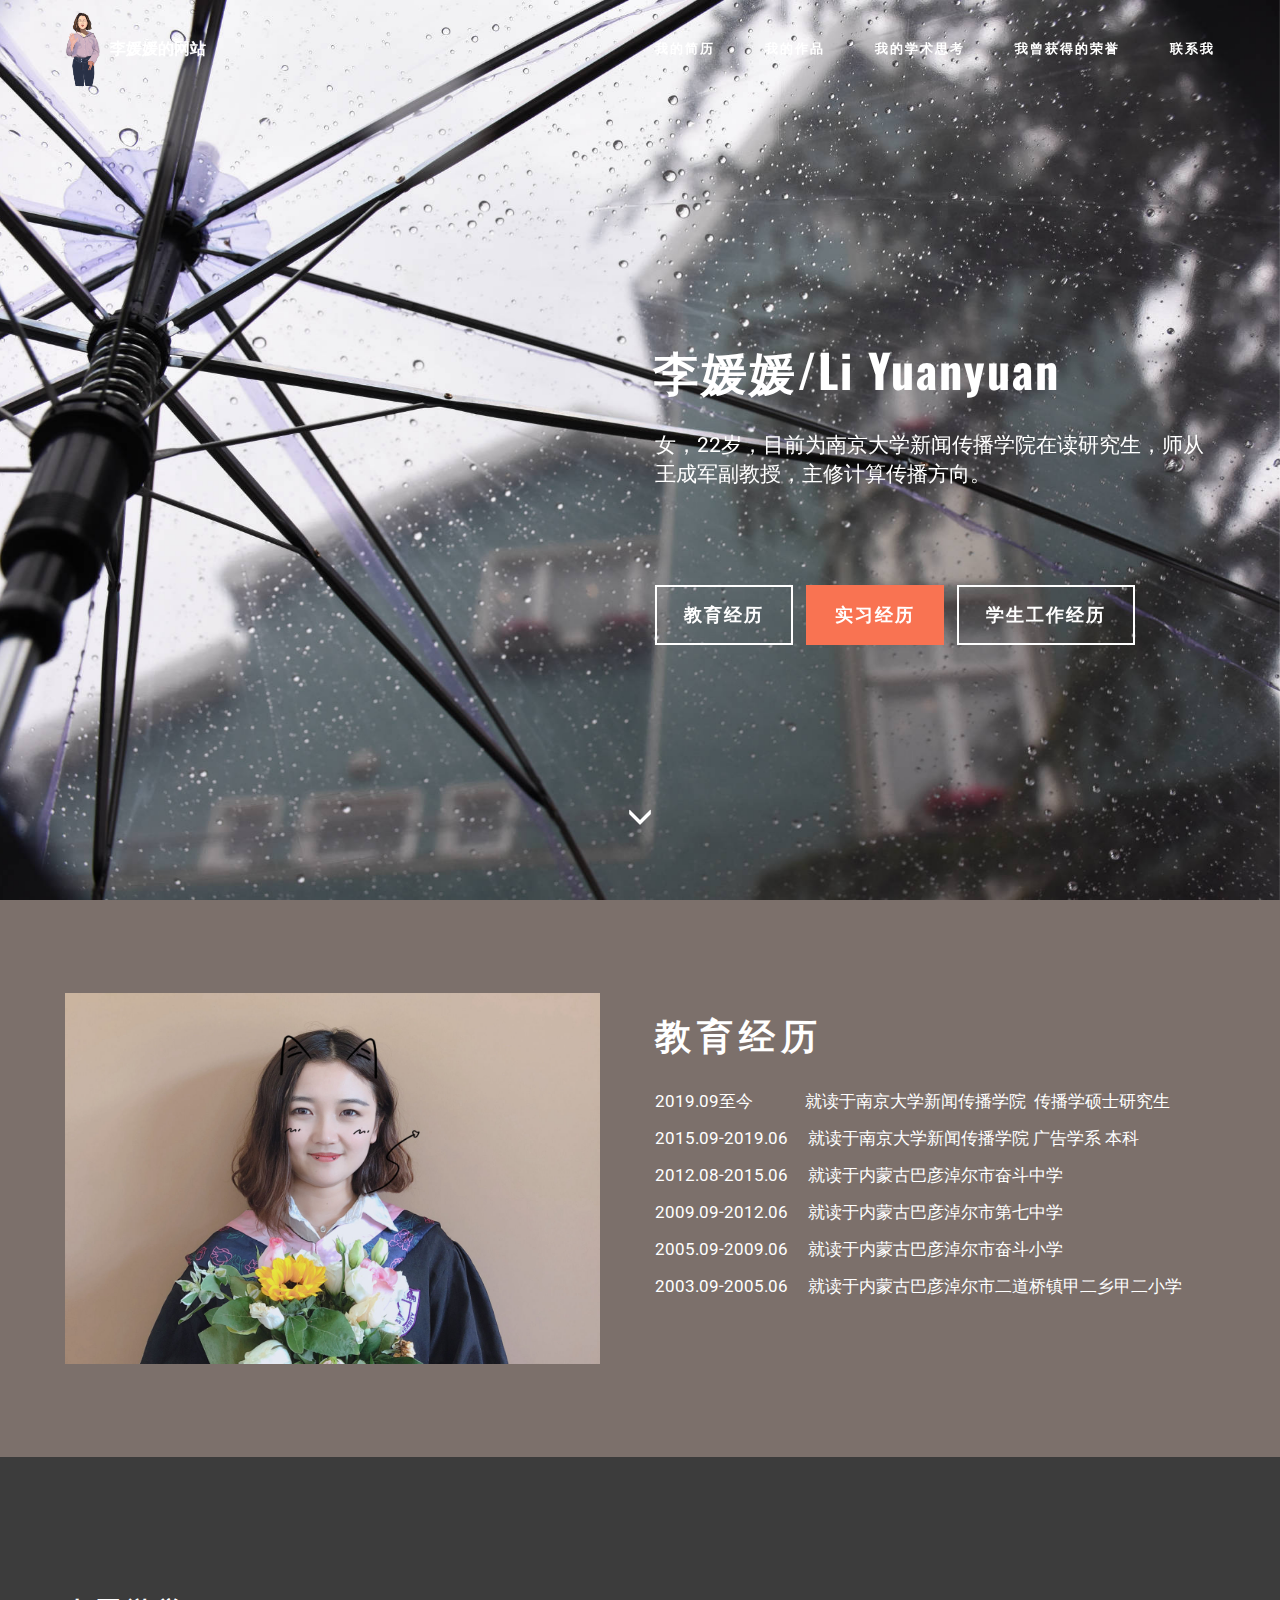
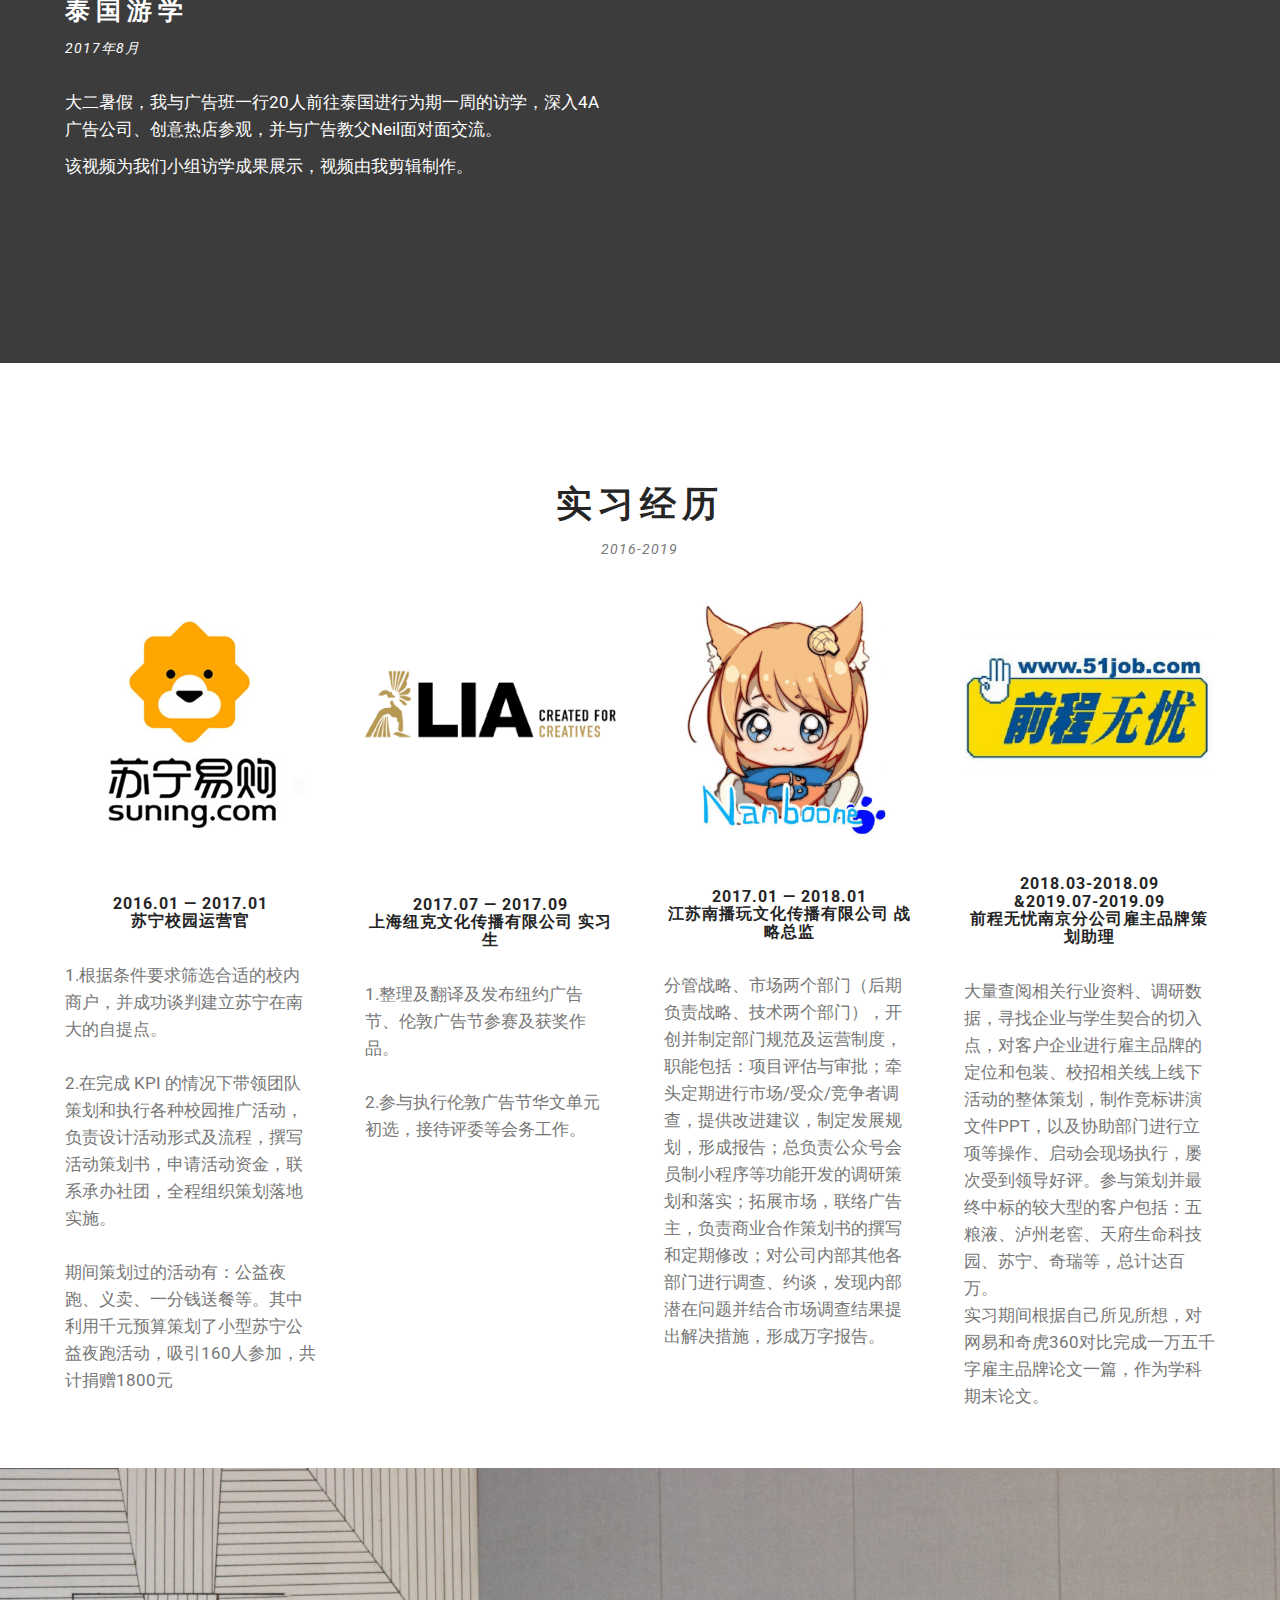
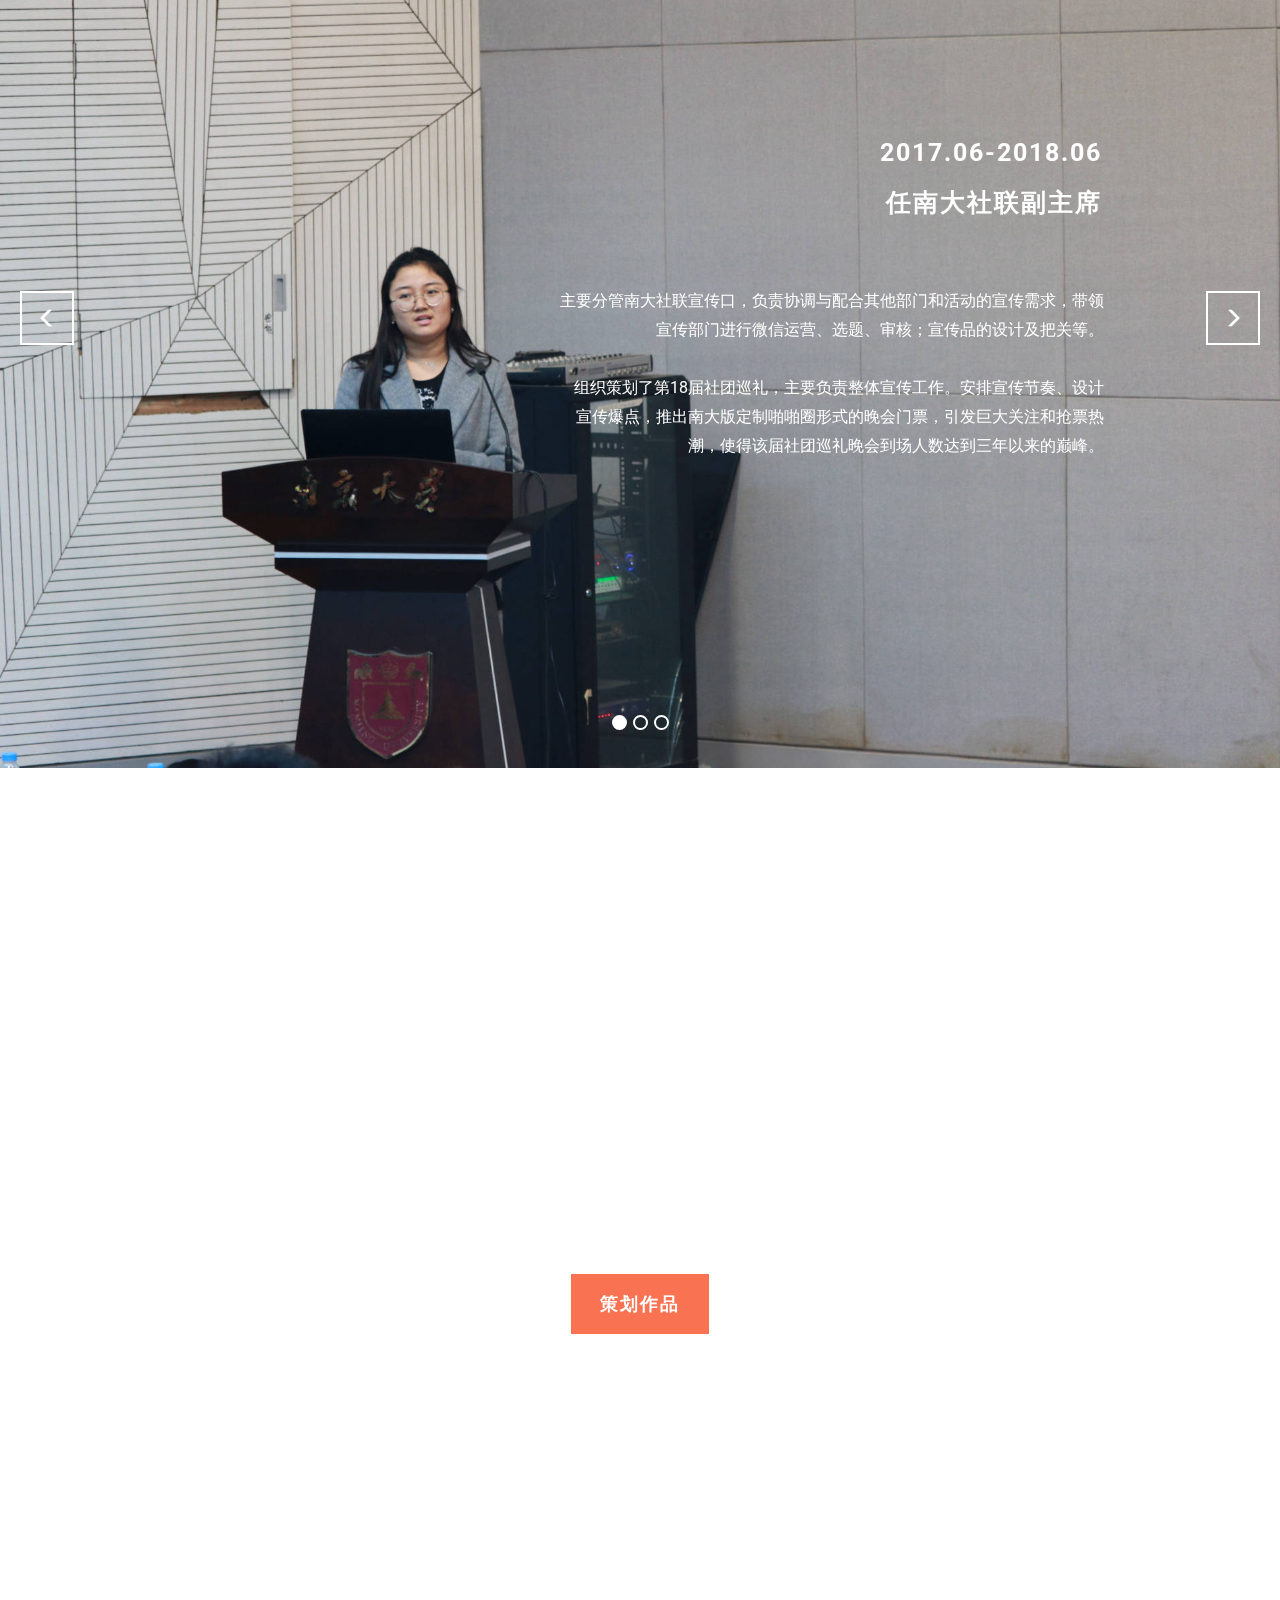
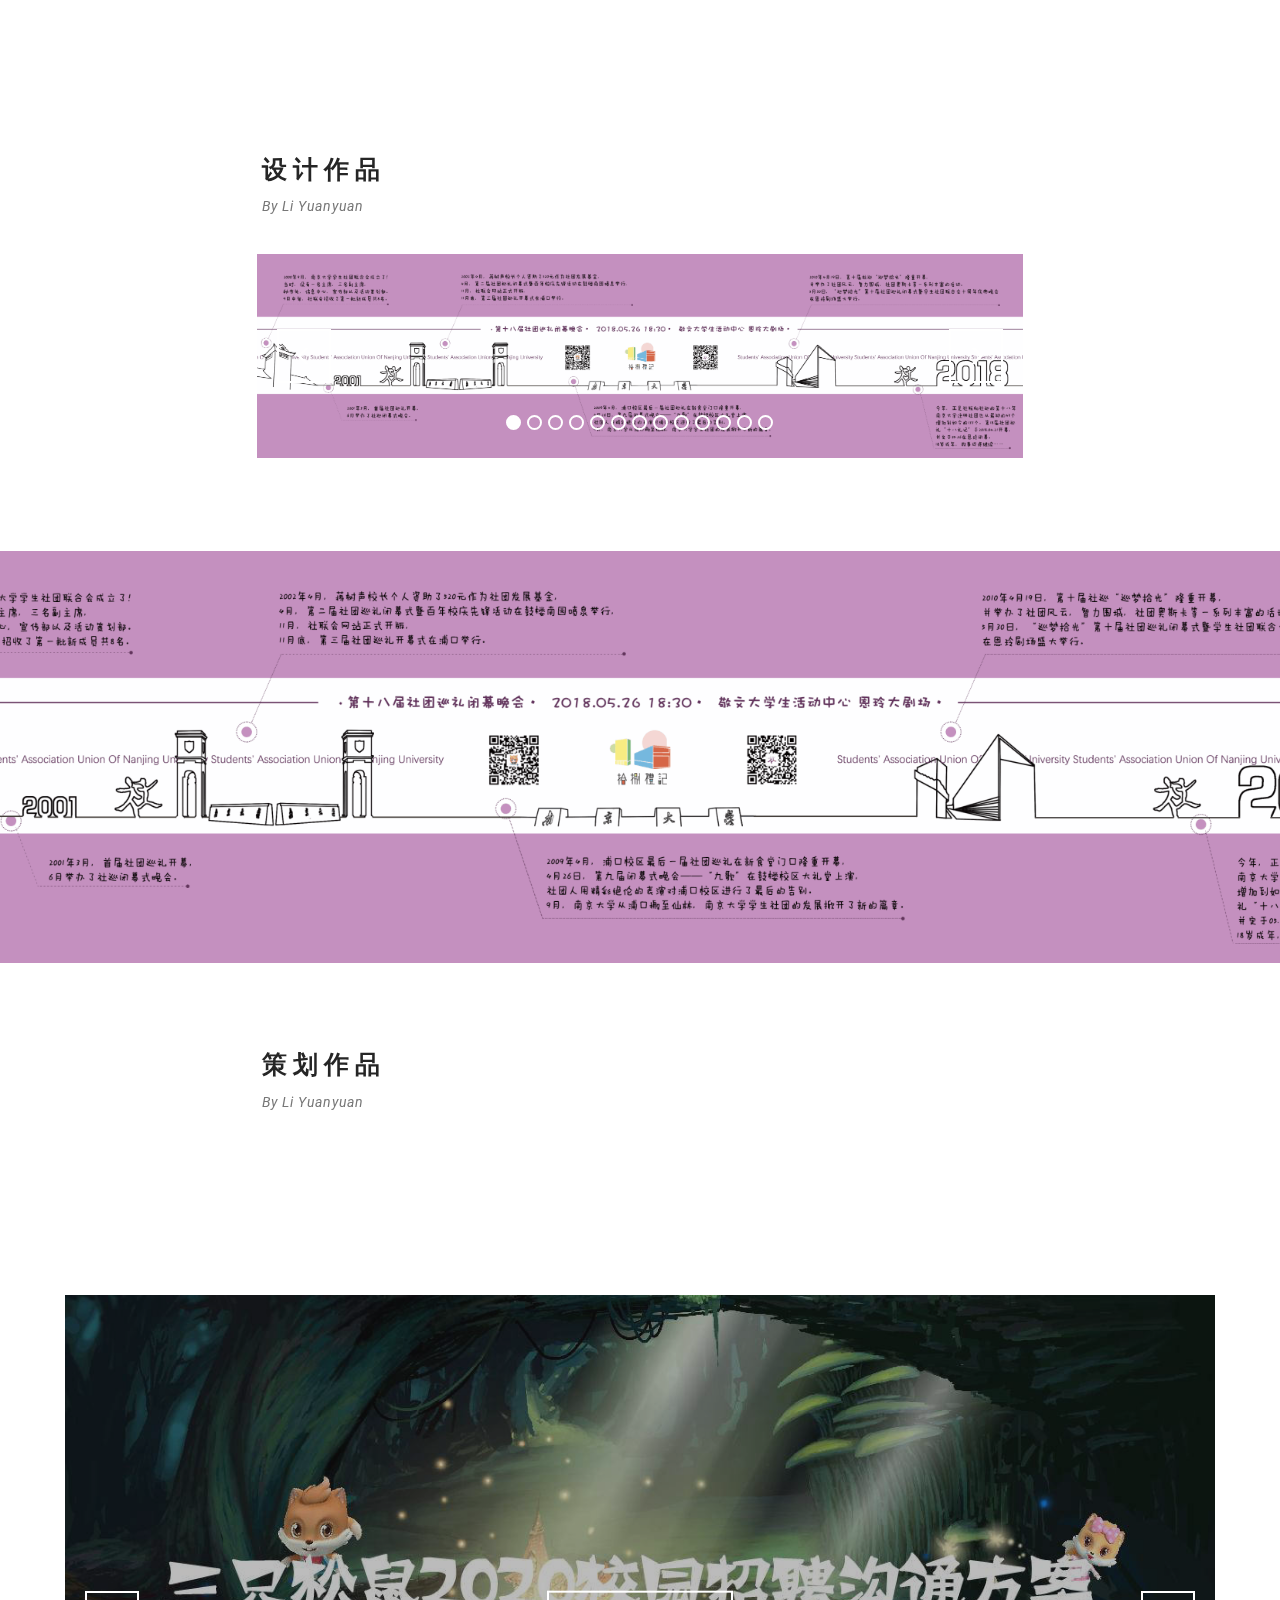
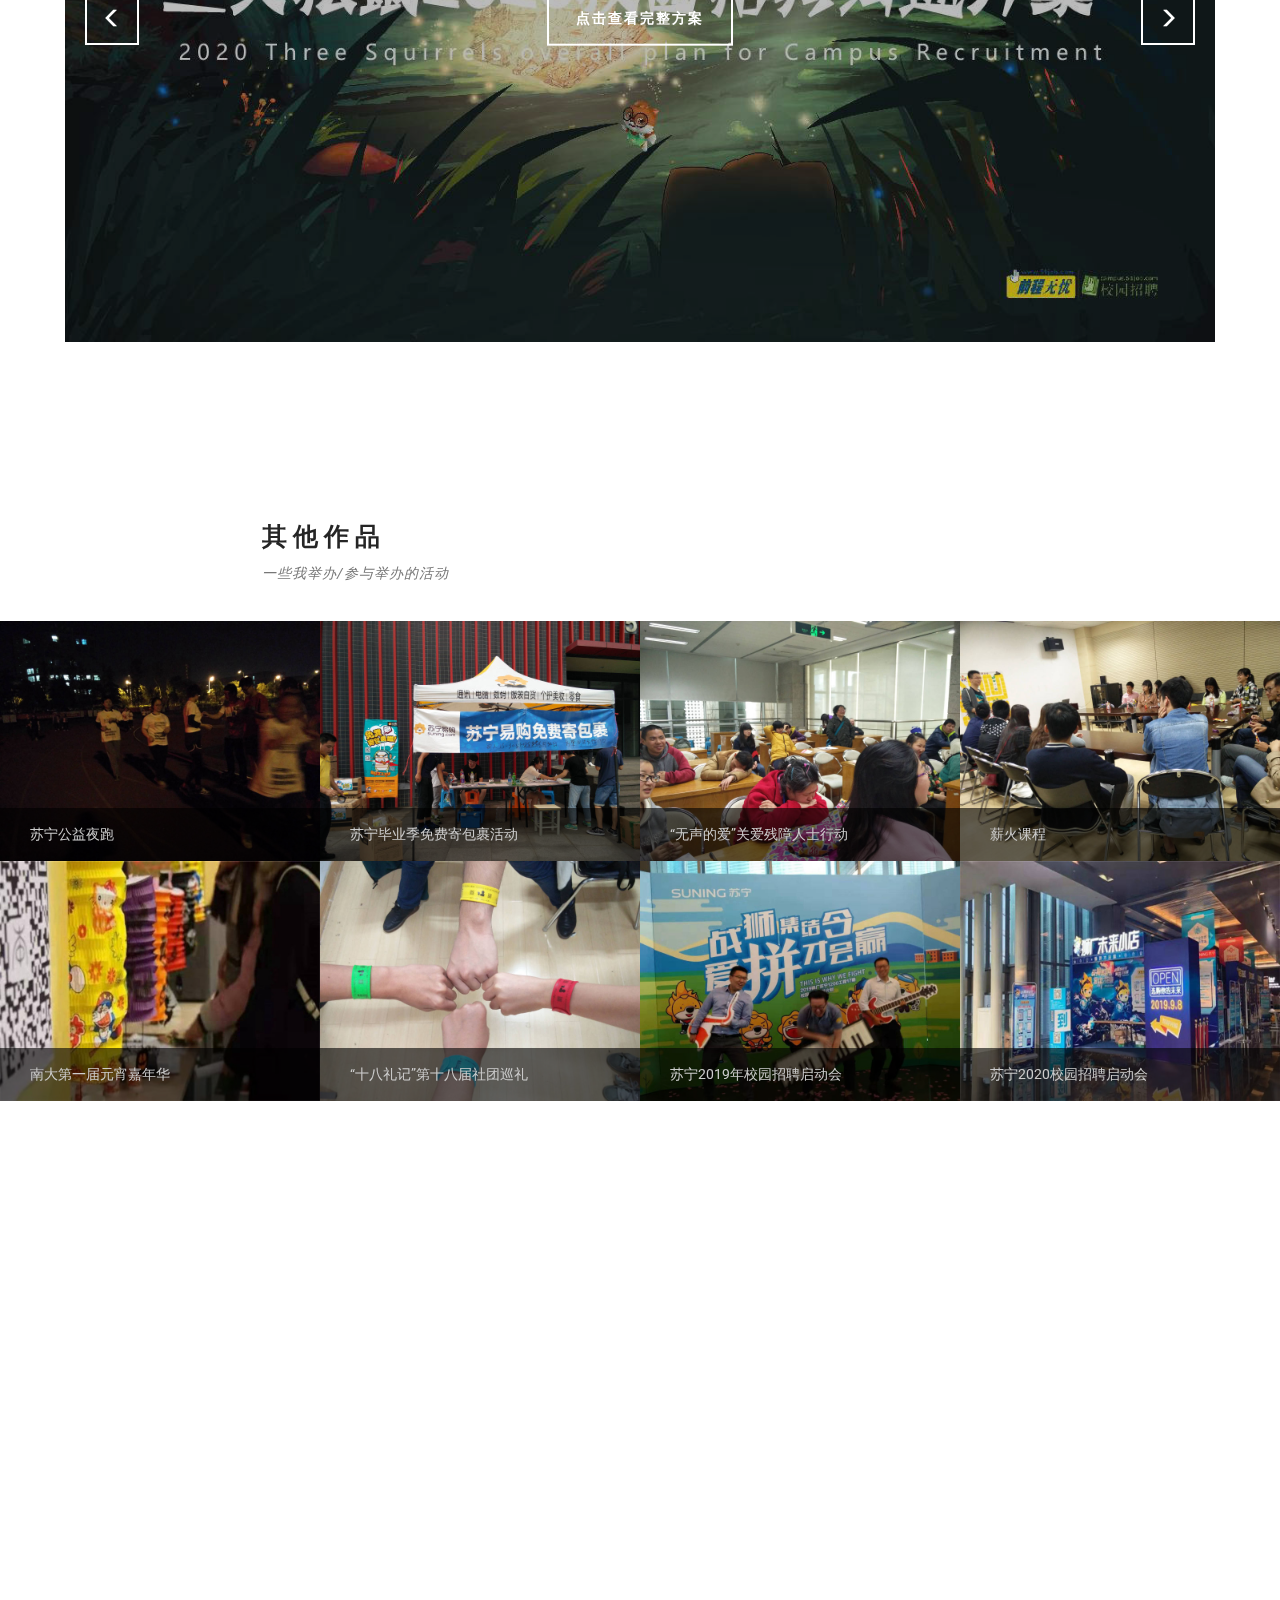
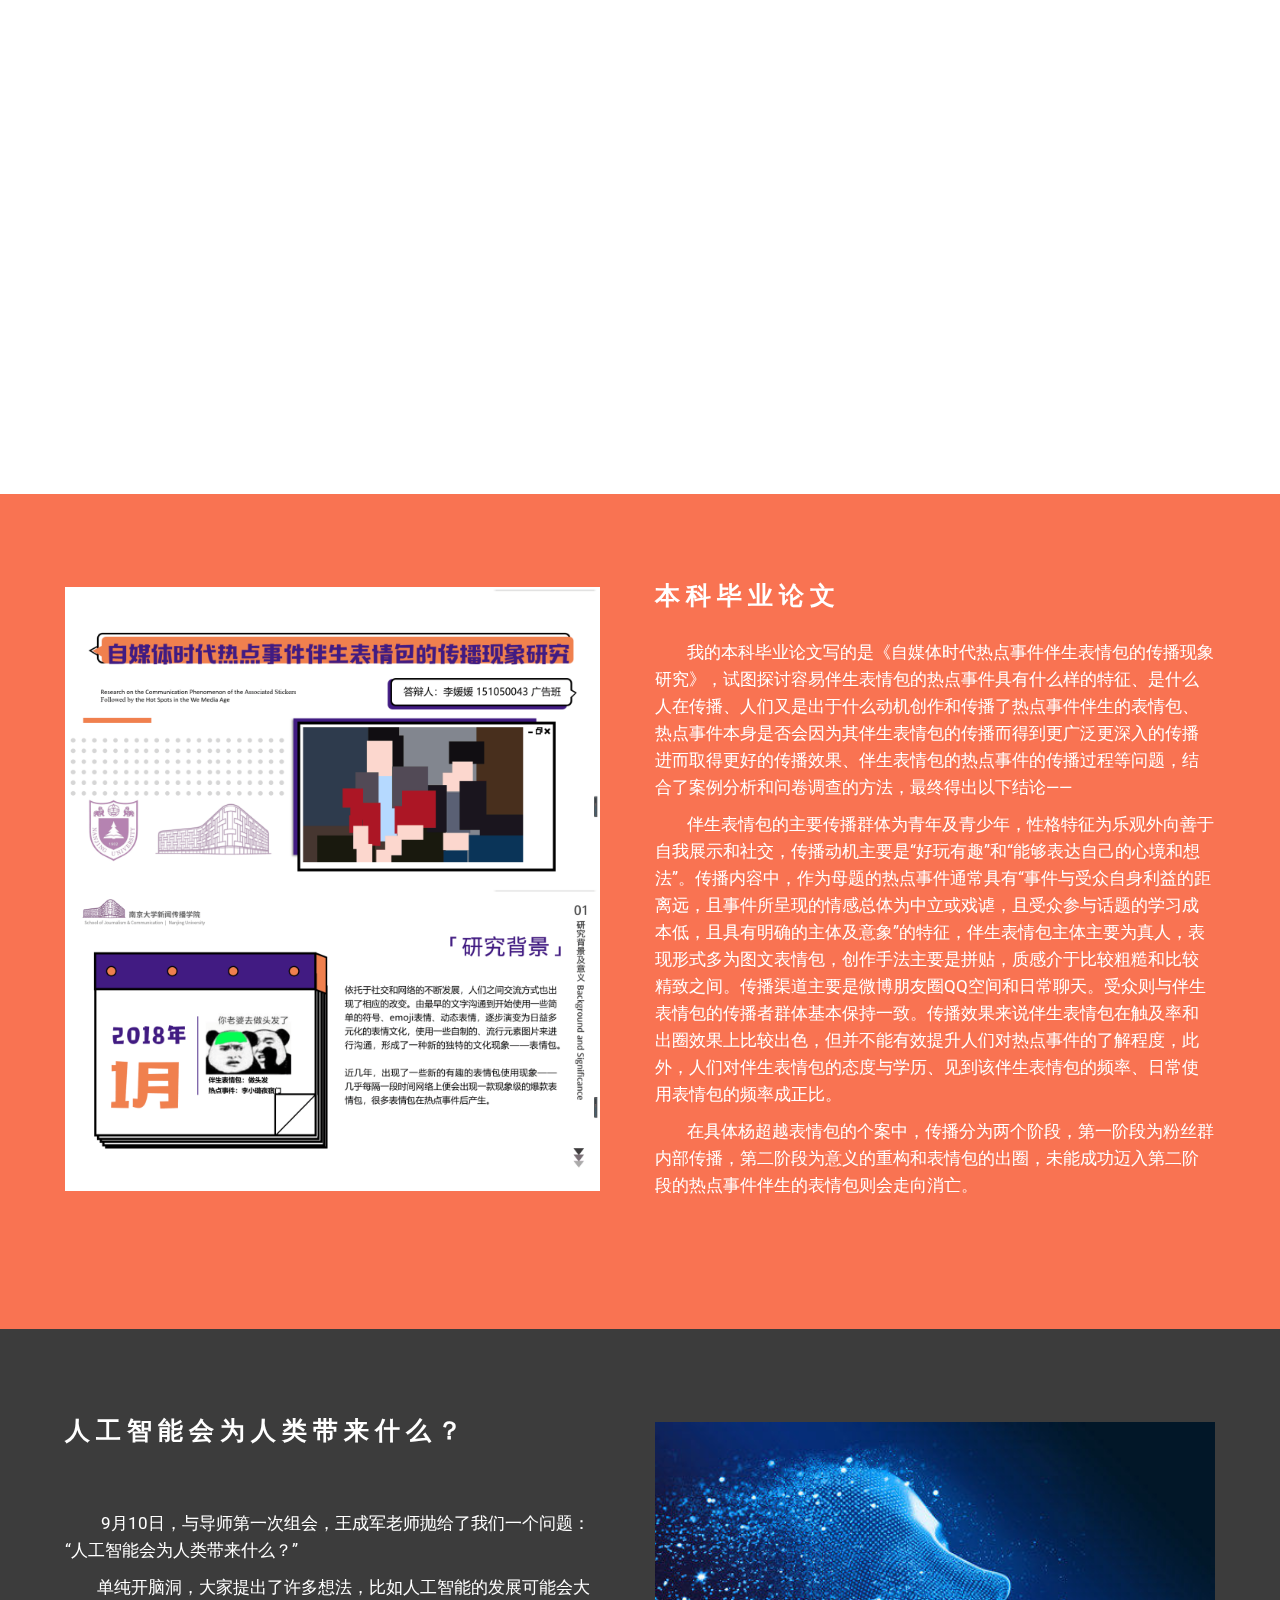
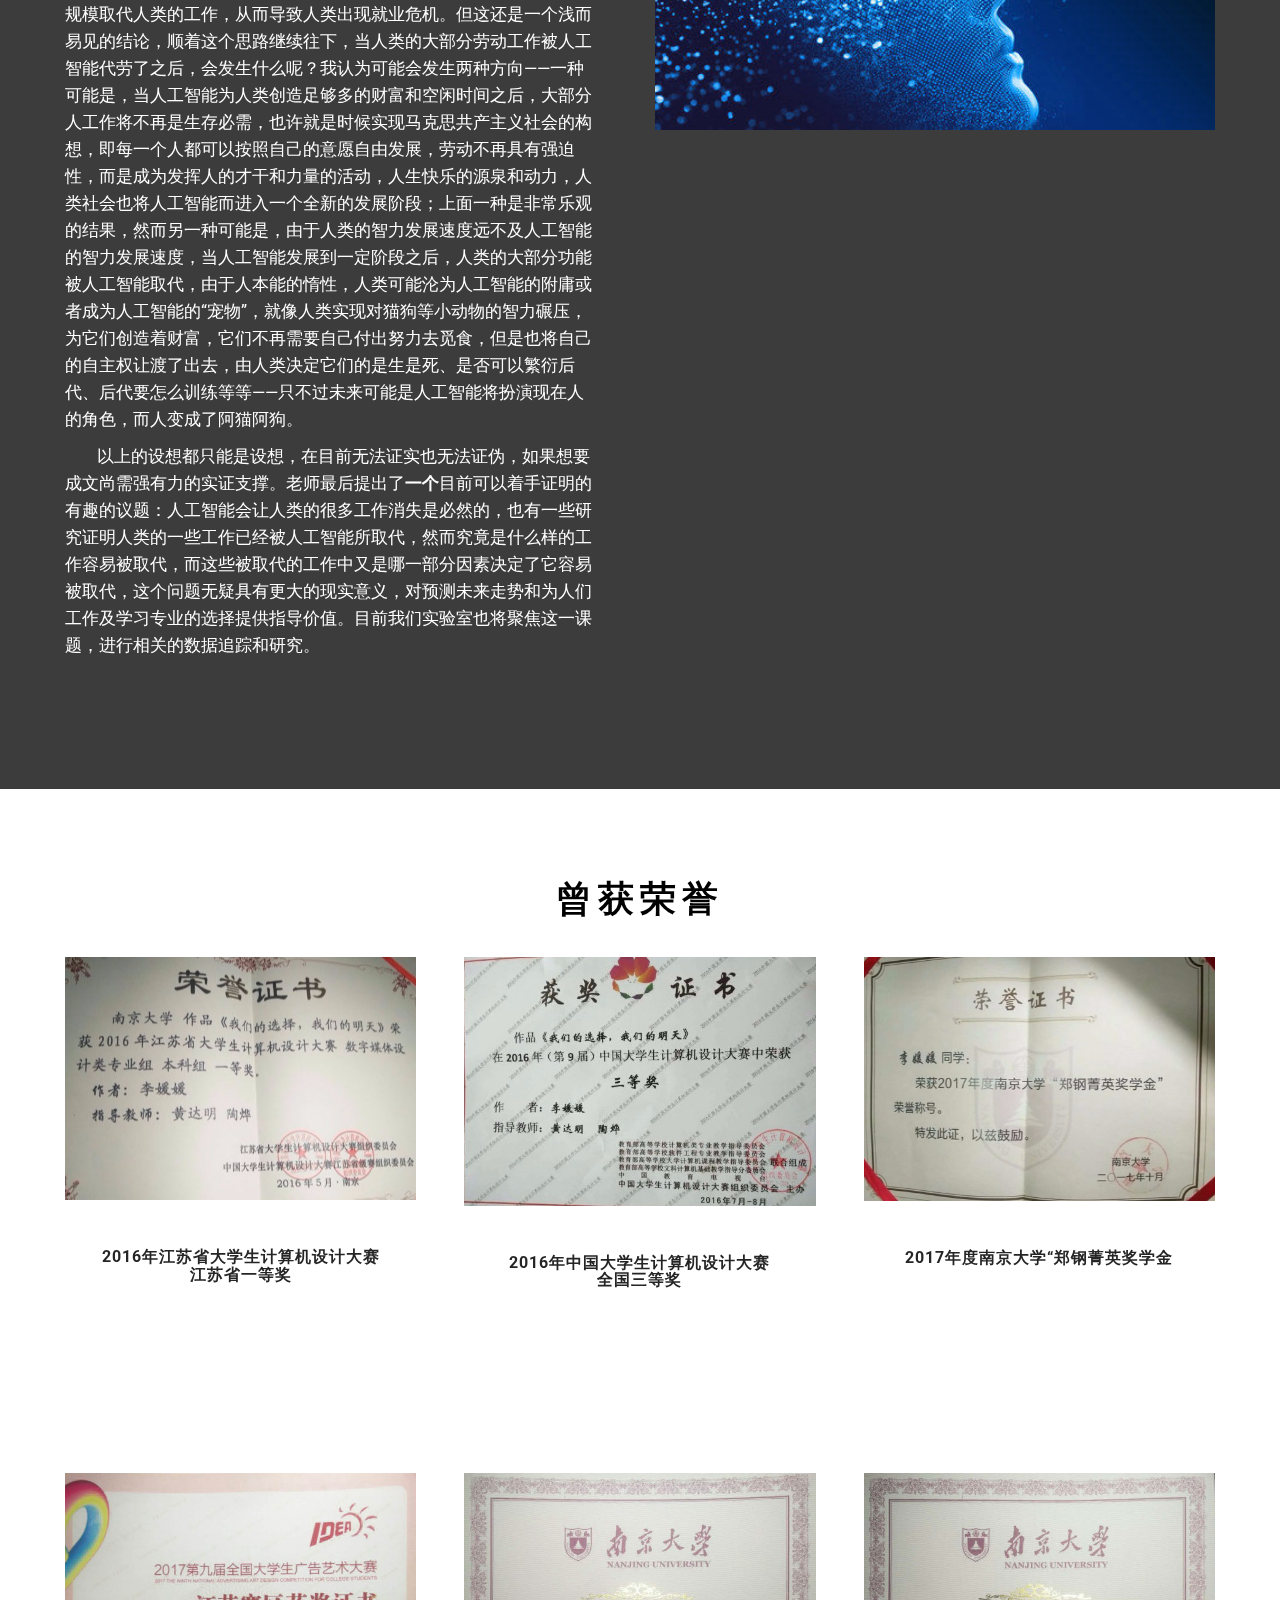
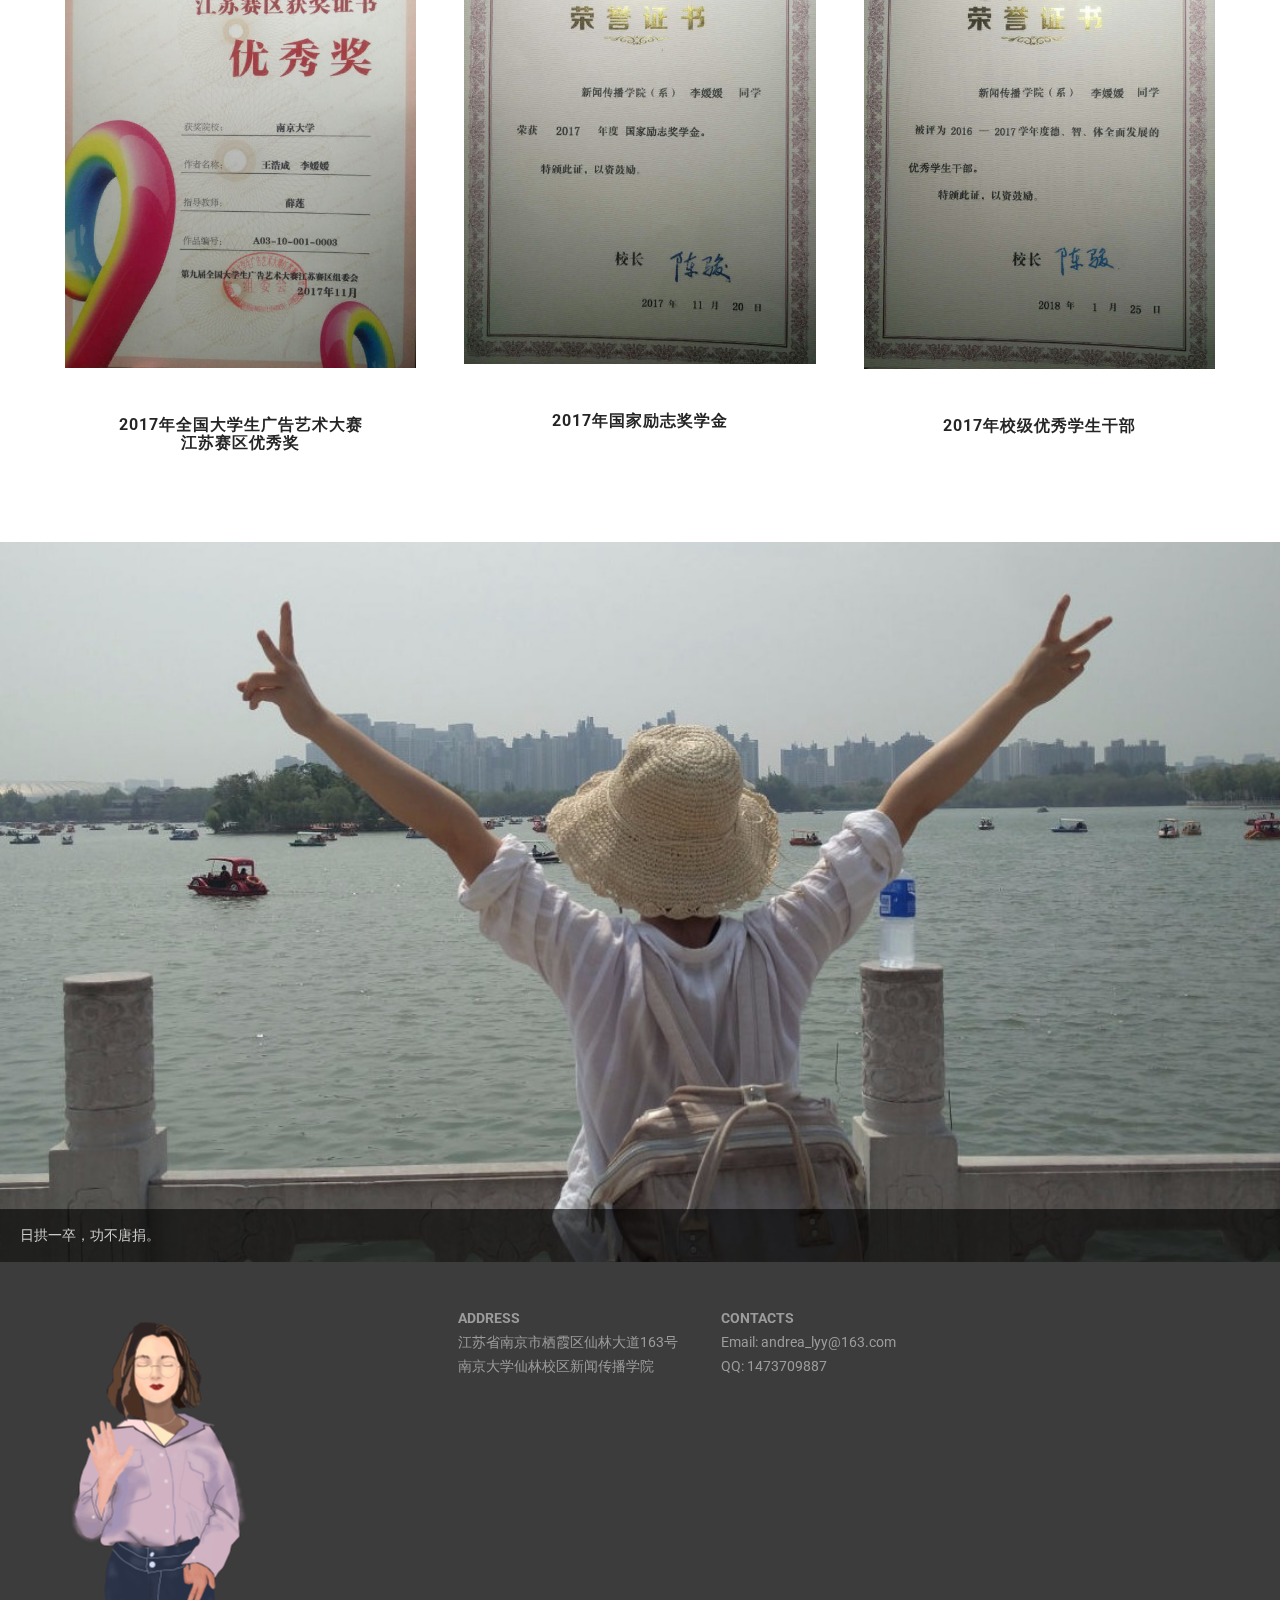
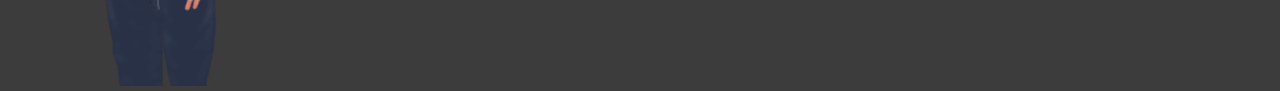
<file: index.html>
<!DOCTYPE html>
<html  >
<head>
  <!-- Site made with Mobirise Website Builder v4.10.10, https://mobirise.com -->
  <meta charset="UTF-8">
  <meta http-equiv="X-UA-Compatible" content="IE=edge">
  <meta name="generator" content="Mobirise v4.10.10, mobirise.com">
  <meta name="viewport" content="width=device-width, initial-scale=1, minimum-scale=1">
  <link rel="shortcut icon" href="assets/images/-20190318150823-2000x4216.png" type="image/x-icon">
  <meta name="description" content="">
  
  <title>李媛媛的网站</title>
  <link rel="preload" as="style" href="https://fonts.googleapis.com/css?family=Roboto:700,400&subset=cyrillic,latin,greek,vietnamese">
<link rel="stylesheet" href="https://fonts.googleapis.com/css?family=Roboto:700,400&subset=cyrillic,latin,greek,vietnamese">
  <link rel="preload" as="style" href="assets/bootstrap/css/bootstrap.min.css">
<link rel="stylesheet" href="assets/bootstrap/css/bootstrap.min.css">
  <link rel="stylesheet" href="assets/animatecss/animate.min.css">
  <link rel="stylesheet" href="assets/mobirise/css/style.css">
  <link rel="stylesheet" href="assets/mobirise-slider/style.css">
  <link rel="stylesheet" href="assets/mobirise-gallery/style.css">
  <link rel="preload" as="style" href="assets/mobirise/css/mbr-additional.css"><link rel="stylesheet" href="assets/mobirise/css/mbr-additional.css" type="text/css">
  
  
  
</head>
<body>
  <section class="mbr-navbar mbr-navbar--freeze mbr-navbar--absolute mbr-navbar--sticky mbr-navbar--auto-collapse mbr-navbar--transparent" id="menu-1g" data-rv-view="149">
    <div class="mbr-navbar__section mbr-section">
        <div class="mbr-section__container container">
            <div class="mbr-navbar__container">
                <div class="mbr-navbar__column mbr-navbar__column--s mbr-navbar__brand">
                    <span class="mbr-navbar__brand-link mbr-brand mbr-brand--inline">
                        <span class="mbr-brand__logo"><a href="https://mobirise.com"><img src="assets/images/-20190318150823-2000x4216.png" class="mbr-navbar__brand-img mbr-brand__img" alt="Mobirise"></a></span>
                        <span class="mbr-brand__name"><a class="mbr-brand__name text-white" href="https://mobirise.com">李媛媛的网站</a></span>
                    </span>
                </div>
                <div class="mbr-navbar__hamburger mbr-hamburger"><span class="mbr-hamburger__line"></span></div>
                <div class="mbr-navbar__column mbr-navbar__menu">
                    <nav class="mbr-navbar__menu-box mbr-navbar__menu-box--inline-right">
                        <div class="mbr-navbar__column">
                            <ul class="mbr-navbar__items mbr-navbar__items--right float-left mbr-buttons mbr-buttons--freeze mbr-buttons--right btn-decorator mbr-buttons--active mbr-buttons--only-links"><li class="mbr-navbar__item"><a class="mbr-buttons__link btn text-white" href="index.html#header1-5">我的简历</a></li><li class="mbr-navbar__item"><a class="mbr-buttons__link btn text-white" href="index.html#header4-6">我的作品</a></li> <li class="mbr-navbar__item"><a class="mbr-buttons__link btn text-white" href="index.html#header2-7">我的学术思考</a></li> <li class="mbr-navbar__item"><a class="mbr-buttons__link btn text-white" href="index.html#features1-e">我曾获得的荣誉</a></li><li class="mbr-navbar__item"><a class="mbr-buttons__link btn text-white" href="index.html#contacts1-1m">联系我</a></li></ul>                            
                            
                        </div>
                    </nav>
                </div>
            </div>
        </div>
    </div>
</section>

<section class="engine"><a href="https://mobirise.info/r">bootstrap template</a></section><section class="mbr-box mbr-section mbr-section--relative mbr-section--fixed-size mbr-section--full-height mbr-section--bg-adapted mbr-parallax-background" id="header1-5" data-rv-view="0" style="background-image: url(assets/images/dsc-2147-2000x1333.jpg);">
    <div class="mbr-box__magnet mbr-box__magnet--sm-padding mbr-box__magnet--center-left mbr-after-navbar">
        
        <div class="mbr-box__container mbr-section__container container">
            <div class="mbr-box mbr-box--stretched"><div class="mbr-box__magnet mbr-box__magnet--center-left">
                <div class="row"><div class=" col-sm-6 col-sm-offset-6">
                    <div class="mbr-hero animated fadeInUp">
                        <h1 class="mbr-hero__text">李媛媛/Li Yuanyuan</h1>
                        <p class="mbr-hero__subtext"><br>女，22岁，目前为南京大学新闻传播学院在读研究生，师从王成军副教授，主修计算传播方向。<br><br><br></p>
                    </div>
                    <div class="mbr-buttons btn-inverse mbr-buttons--left"> <a class="mbr-buttons__btn btn btn-lg btn-default animated fadeInUp delay" href="index.html#msg-box4-a">教育经历</a> <a class="mbr-buttons__btn btn btn-lg animated fadeInUp delay btn-danger" href="index.html#features1-1f">实习经历</a> <a class="mbr-buttons__btn btn btn-lg btn-default animated fadeInUp delay" href="index.html#slider-1e">学生工作经历</a></div>
                </div></div>
            </div></div>
        </div>
        <div class="mbr-arrow mbr-arrow--floating text-center">
            <div class="mbr-section__container container">
                <a class="mbr-arrow__link" href="#msg-box4-a"><i class="glyphicon glyphicon-menu-down"></i></a>
            </div>
        </div>
    </div>
</section>

<section class="mbr-section mbr-section--relative" id="msg-box4-a" data-rv-view="3" style="background-color: rgb(124, 112, 107);">
    
    <div class="mbr-section__container mbr-section__container--isolated container" style="padding-top: 93px; padding-bottom: 93px;">
        <div class="row">
            <div class="mbr-box mbr-box--fixed mbr-box--adapted">
                <div class="mbr-box__magnet mbr-box__magnet--top-right mbr-section__left col-sm-6 image-size" style="width: 50%;">
                    <figure class="mbr-figure mbr-figure--adapted mbr-figure--caption-inside-bottom mbr-figure--full-width"><img src="assets/images/-20190917214000-1400x970.jpg" class="mbr-figure__img"></figure>
                </div>
                <div class="mbr-box__magnet mbr-class-mbr-box__magnet--center-left col-sm-6 content-size mbr-section__right">
                    <div class="mbr-section__container mbr-section__container--middle">
                        <div class="mbr-header mbr-header--auto-align mbr-header--wysiwyg">
                            <h3 class="mbr-header__text">教育经历</h3>
                            
                        </div>
                    </div>
                    <div class="mbr-section__container mbr-section__container--middle">
                        <div class="mbr-article mbr-article--auto-align mbr-article--wysiwyg"><p>2019.09至今 &nbsp; &nbsp; &nbsp; &nbsp; &nbsp; &nbsp; 就读于南京大学新闻传播学院 &nbsp;传播学硕士研究生</p><p>2015.09-2019.06 &nbsp; &nbsp; 就读于南京大学新闻传播学院 广告学系 本科</p><p>2012.08-2015.06 &nbsp; &nbsp; 就读于内蒙古巴彦淖尔市奋斗中学</p><p>2009.09-2012.06 &nbsp; &nbsp; 就读于内蒙古巴彦淖尔市第七中学</p><p>2005.09-2009.06 &nbsp; &nbsp; 就读于内蒙古巴彦淖尔市奋斗小学</p><p>2003.09-2005.06 &nbsp; &nbsp; 就读于内蒙古巴彦淖尔市二道桥镇甲二乡甲二小学</p></div>
                    </div>
                    
                </div>
                
            </div>
        </div>
    </div>
</section>

<section class="mbr-section mbr-section--relative" id="msg-box5-9" data-rv-view="6" style="background-color: rgb(60, 60, 60);">
    
    <div class="mbr-section__container mbr-section__container--isolated container" style="padding-top: 93px; padding-bottom: 93px;">
        <div class="row">
            <div class="mbr-box mbr-box--fixed mbr-box--adapted">
                
                <div class="mbr-box__magnet mbr-class-mbr-box__magnet--center-left col-sm-6 content-size mbr-section__left">
                    <div class="mbr-section__container mbr-section__container--middle">
                        <div class="mbr-header mbr-header--auto-align mbr-header--wysiwyg">
                            <h3 class="mbr-header__text">泰国游学</h3>
                            <p class="mbr-header__subtext">2017年8月</p>
                        </div>
                    </div>
                    <div class="mbr-section__container mbr-section__container--middle">
                        <div class="mbr-article mbr-article--auto-align mbr-article--wysiwyg"><p>大二暑假，我与广告班一行20人前往泰国进行为期一周的访学，深入4A广告公司、创意热店参观，并与广告教父Neil面对面交流。</p><p>该视频为我们小组访学成果展示，视频由我剪辑制作。</p></div>
                    </div>
                    
                </div>
                <div class="mbr-box__magnet mbr-box__magnet--top-left mbr-section__right col-sm-6 image-size" style="width: 50%;">
                    <figure class="mbr-figure mbr-figure--adapted mbr-figure--caption-inside-bottom mbr-figure--full-width"><iframe class="mbr-embedded-video" src="https://v.qq.com/x/page/e05457ndtx9.html?start=47" width="1280" height="720" frameborder="0" allowfullscreen></iframe></figure>
                </div>
            </div>
        </div>
    </div>
</section>

<section class="mbr-section mbr-section--relative mbr-section--fixed-size" id="features1-1f" data-rv-view="9" style="background-color: rgb(255, 255, 255);">
    
    <div class="mbr-section__container mbr-section__container--std-top-padding mbr-section__container--sm-bot-padding mbr-section-title container" style="padding-top: 124px;">
        <div class="mbr-header mbr-header--center mbr-header--wysiwyg row">
            <div class="col-sm-8 col-sm-offset-2">
                <h3 class="mbr-header__text">实习经历<br></h3>
                <p class="mbr-header__subtext">2016-2019</p>
            </div>
        </div>
    </div>
    <div class="mbr-section__container container">
        <div class="mbr-section__row row">
            <div class="mbr-section__col col-xs-12 col-md-3 col-sm-6">
                <div class="mbr-section__container mbr-section__container--center mbr-section__container--middle">
                    <figure class="mbr-figure"><img src="assets/images/1-250x250.png" class="mbr-figure__img"></figure>
                </div>
                <div class="mbr-section__container mbr-section__container--middle">
                    <div class="mbr-header mbr-header--reduce mbr-header--center mbr-header--wysiwyg">
                        <h3 class="mbr-header__text">2016.01 — 2017.01	
<div>苏宁校园运营官</div></h3>
                    </div>
                </div>
                <div class="mbr-section__container mbr-section__container--last" style="padding-bottom: 62px;">
                    <div class="mbr-article mbr-article--wysiwyg">
                        <p>1.根据条件要求筛选合适的校内商户，并成功谈判建立苏宁在南大的自提点。 
<br>
<br>2.在完成 KPI 的情况下带领团队策划和执行各种校园推广活动，负责设计活动形式及流程，撰写活动策划书，申请活动资金，联系承办社团，全程组织策划落地实施。 
<br>
<br>期间策划过的活动有：公益夜跑、义卖、一分钱送餐等。其中利用千元预算策划了小型苏宁公益夜跑活动，吸引160人参加，共计捐赠1800元</p>
                    </div>
                </div>
                
            </div>
            <div class="mbr-section__col col-xs-12 col-md-3 col-sm-6">
                <div class="mbr-section__container mbr-section__container--center mbr-section__container--middle">
                    <figure class="mbr-figure"><img src="assets/images/5-600x872.png" class="mbr-figure__img"></figure>
                </div>
                <div class="mbr-section__container mbr-section__container--middle">
                    <div class="mbr-header mbr-header--reduce mbr-header--center mbr-header--wysiwyg">
                        <h3 class="mbr-header__text"><br>2017.07 — 2017.09	
<div>上海纽克文化传播有限公司 实习生</div></h3>
                    </div>
                </div>
                <div class="mbr-section__container mbr-section__container--last" style="padding-bottom: 62px;">
                    <div class="mbr-article mbr-article--wysiwyg">
                        <p>1.整理及翻译及发布纽约广告节、伦敦广告节参赛及获奖作品。 
<br>
<br>2.参与执行伦敦广告节华文单元初选，接待评委等会务工作。</p>
                    </div>
                </div>
                
            </div>
            <div class="clearfix visible-sm-block"></div>
            <div class="mbr-section__col col-xs-12 col-md-3 col-sm-6">
                <div class="mbr-section__container mbr-section__container--center mbr-section__container--middle">
                    <figure class="mbr-figure"><img src="assets/images/2-243x243.png" class="mbr-figure__img"></figure>
                </div>
                <div class="mbr-section__container mbr-section__container--middle">
                    <div class="mbr-header mbr-header--reduce mbr-header--center mbr-header--wysiwyg">
                        <h3 class="mbr-header__text">2017.01 — 2018.01	
<div>江苏南播玩文化传播有限公司 战略总监</div></h3>
                    </div>
                </div>
                <div class="mbr-section__container mbr-section__container--last" style="padding-bottom: 62px;">
                    <div class="mbr-article mbr-article--wysiwyg">
                        <p>分管战略、市场两个部门（后期负责战略、技术两个部门），开创并制定部门规范及运营制度，职能包括：项目评估与审批；牵头定期进行市场/受众/竞争者调查，提供改进建议，制定发展规划，形成报告；总负责公众号会员制小程序等功能开发的调研策划和落实；拓展市场，联络广告主，负责商业合作策划书的撰写和定期修改；对公司内部其他各部门进行调查、约谈，发现内部潜在问题并结合市场调查结果提出解决措施，形成万字报告。</p>
                    </div>
                </div>
                
            </div>
            
            <div class="mbr-section__col col-xs-12 col-md-3 col-sm-6">
                <div class="mbr-section__container mbr-section__container--center mbr-section__container--middle">
                    <figure class="mbr-figure"><img src="assets/images/6-437x464.png" class="mbr-figure__img"></figure>
                </div>
                <div class="mbr-section__container mbr-section__container--middle">
                    <div class="mbr-header mbr-header--reduce mbr-header--center mbr-header--wysiwyg">
                        <h3 class="mbr-header__text"><br>2018.03-2018.09  
<div>&amp;2019.07-2019.09
</div><div>前程无忧南京分公司雇主品牌策划助理</div></h3>
                    </div>
                </div>
                <div class="mbr-section__container mbr-section__container--last" style="padding-bottom: 62px;">
                    <div class="mbr-article mbr-article--wysiwyg">
                        <p>大量查阅相关行业资料、调研数据，寻找企业与学生契合的切入点，对客户企业进行雇主品牌的定位和包装、校招相关线上线下活动的整体策划，制作竞标讲演文件PPT，以及协助部门进行立项等操作、启动会现场执行，屡次受到领导好评。参与策划并最终中标的较大型的客户包括：五粮液、泸州老窖、天府生命科技园、苏宁、奇瑞等，总计达百万。 
<br>实习期间根据自己所见所想，对网易和奇虎360对比完成一万五千字雇主品牌论文一篇，作为学科期末论文。</p>
                    </div>
                </div>
                
            </div>
            
            
            
        </div>
    </div>
</section>

<section class="mbr-slider mbr-section mbr-section--no-padding carousel slide" data-ride="carousel" data-wrap="true" data-interval="5000" id="slider-1e" data-rv-view="12" style="background-color: rgb(255, 255, 255);">
    <div class="mbr-section__container">
        <div>
            <ol class="carousel-indicators">
                <li data-app-prevent-settings="" data-target="#slider-1e" data-slide-to="0" class="active"></li><li data-app-prevent-settings="" data-target="#slider-1e" data-slide-to="1"></li><li data-app-prevent-settings="" data-target="#slider-1e" class="" data-slide-to="2"></li>
            </ol>
            <div class="carousel-inner" role="listbox">
                <div class="mbr-box mbr-section mbr-section--relative mbr-section--fixed-size mbr-section--bg-adapted item dark center mbr-section--full-height active" style="background-image: url(assets/images/img-2771-2000x1333.jpg);">
                    <div class="mbr-box__magnet mbr-box__magnet--center-right mbr-box__magnet--sm-padding">
                                            
                        <div class=" container">
                            
                            <div class="row">
                                <div class=" col-md-6 col-md-offset-5">  

                                <div class="mbr-hero">
                                    <h1 class="mbr-hero__text">2017.06-2018.06 <br>任南大社联副主席
<div><br></div></h1>

                                    <p class="mbr-hero__subtext">主要分管南大社联宣传口，负责协调与配合其他部门和活动的宣传需求，带领宣传部门进行微信运营、选题、审核；宣传品的设计及把关等。
<br><br>组织策划了第18届社团巡礼，主要负责整体宣传工作。安排宣传节奏、设计宣传爆点，推出南大版定制啪啪圈形式的晚会门票，引发巨大关注和抢票热潮，使得该届社团巡礼晚会到场人数达到三年以来的巅峰。<br></p>
                                </div>
                                
                                </div>
                            </div>
                        </div>
                    </div>
                </div><div class="mbr-box mbr-section mbr-section--relative mbr-section--fixed-size mbr-section--bg-adapted item dark center mbr-section--full-height" style="background-image: url(assets/images/img-20151219-91609-2000x1500.jpg);">
                    <div class="mbr-box__magnet mbr-box__magnet--center-left mbr-box__magnet--sm-padding">
                                            
                        <div class=" container">
                            
                            <div class="row">
                                <div class=" col-md-offset-1 col-md-6">  

                                <div class="mbr-hero">
                                    <h1 class="mbr-hero__text">2015.09-2016.09 <br>任南京大学仙语手语社志愿服务部部长</h1>

                                    <p class="mbr-hero__subtext">负责招募志愿者，带领志愿服务团队前往残障人士、空巢老人、幼儿园等进行手语教学以及沟通陪伴，帮助残障人士恢复，减轻其家庭成员照顾的负担，为小朋友带去欢乐。</p>
                                </div>
                                
                                </div>
                            </div>
                        </div>
                    </div>
                </div><div class="mbr-box mbr-section mbr-section--relative mbr-section--fixed-size mbr-section--bg-adapted item dark center mbr-section--full-height" style="background-image: url(assets/images/img-20170430-150808-01-mh1493546718272-1389x1109.jpg);">
                    <div class="mbr-box__magnet mbr-box__magnet--center-center mbr-box__magnet--sm-padding">
                    <div class="mbr-overlay"></div>                        
                        <div class=" container">
                            
                            <div class="row">
                                <div class=" col-md-8 col-md-offset-2">  

                                <div class="mbr-hero">
                                    <h1 class="mbr-hero__text">2016.06-2017.06 <br>任南大社联办公室副主任</h1>

                                    <p class="mbr-hero__subtext"><br>负责薪火课程、内建等活动的策划及执行；担任元宵嘉年华活动的宣传组负责人，带领组员发布推文、设计宣传物料、对活动进行提前预热，最终吸引1000以上人次参与活动。</p>
                                </div>
                                
                                </div>
                            </div>
                        </div>
                    </div>
                </div>
            </div>
            
            <a data-app-prevent-settings="" class="left carousel-control" role="button" data-slide="prev" href="#slider-1e">
                <span class="glyphicon glyphicon-menu-left" aria-hidden="true"></span>
                <span class="sr-only">Previous</span>
            </a>
            <a data-app-prevent-settings="" class="right carousel-control" role="button" data-slide="next" href="#slider-1e">
                <span class="glyphicon glyphicon-menu-right" aria-hidden="true"></span>
                <span class="sr-only">Next</span>
            </a>
        </div>
    </div>
</section>

<section class="mbr-box mbr-section mbr-section--relative mbr-section--fixed-size mbr-section--full-height mbr-section--bg-adapted mbr-parallax-background" id="header4-6" data-rv-view="24" style="background-image: url(assets/images/-2000x1333.jpg);">
    <div class="mbr-box__magnet mbr-box__magnet--sm-padding mbr-box__magnet--center-center">
        
        <div class="mbr-box__container mbr-section__container container">
            <div class="mbr-box mbr-box--stretched"><div class="mbr-box__magnet mbr-box__magnet--center-center">
                <div class="row"><div class=" col-sm-8 col-sm-offset-2">
                    <div class="mbr-hero animated fadeInUp">
                        <h1 class="mbr-hero__text">我的作品</h1>
                        <p class="mbr-hero__subtext">本科时期我就读于南大新传院广告系，专业相关课程有设计、策划、摄影等，此外也担任过分管宣传的南大社联副主席、苏宁校园运营官、51job雇主品牌策划助理等职务，在学习和实习期间做过一些设计和策划作品，多有不足，请批评指正。<br></p>
                    </div>
                    <div class="mbr-buttons btn-inverse mbr-buttons--center"> <a class="mbr-buttons__btn btn btn-lg btn-default animated fadeInUp delay" href="index.html#header3-h">设计作品</a> <a class="mbr-buttons__btn btn btn-lg animated fadeInUp delay btn-danger" href="index.html#header3-1d">策划作品</a> <a class="mbr-buttons__btn btn btn-lg btn-default animated fadeInUp delay" href="index.html#header3-1i">其他作品</a></div>
                </div></div>
            </div></div>
        </div>
        
    </div>
</section>

<section class="mbr-section" id="header3-h" data-rv-view="27">
    <div class="mbr-section__container container mbr-section__container--first">
        <div class="mbr-header mbr-header--wysiwyg row">
            <div class="col-sm-8 col-sm-offset-2">
                <h3 class="mbr-header__text">设计作品</h3>
                <p class="mbr-header__subtext">By Li Yuanyuan</p>
            </div>
        </div>
    </div>
</section>

<section class="mbr-slider mbr-section mbr-section--no-padding carousel slide" data-ride="carousel" data-wrap="true" data-interval="5000" id="slider2-l" data-rv-view="29">
    <div class="mbr-section__container article-slider container mbr-section__container--last">
        <div class=" col-sm-offset-2 col-sm-8">
            <ol class="carousel-indicators">
                <li data-app-prevent-settings="" data-target="#slider2-l" class="active" data-slide-to="0"></li><li data-app-prevent-settings="" data-target="#slider2-l" data-slide-to="1"></li><li data-app-prevent-settings="" data-target="#slider2-l" data-slide-to="2"></li><li data-app-prevent-settings="" data-target="#slider2-l" data-slide-to="3"></li><li data-app-prevent-settings="" data-target="#slider2-l" data-slide-to="4"></li><li data-app-prevent-settings="" data-target="#slider2-l" data-slide-to="5"></li><li data-app-prevent-settings="" data-target="#slider2-l" data-slide-to="6"></li><li data-app-prevent-settings="" data-target="#slider2-l" data-slide-to="7"></li><li data-app-prevent-settings="" data-target="#slider2-l" data-slide-to="8"></li><li data-app-prevent-settings="" data-target="#slider2-l" data-slide-to="9"></li><li data-app-prevent-settings="" data-target="#slider2-l" data-slide-to="10"></li><li data-app-prevent-settings="" data-target="#slider2-l" data-slide-to="11"></li><li data-app-prevent-settings="" data-target="#slider2-l" data-slide-to="12"></li>
            </ol>
            <div class="carousel-inner" role="listbox">
                <div class="mbr-box mbr-section mbr-section--relative mbr-section--fixed-size mbr-section--bg-adapted item dark center active">
                    <div class="mbr-box__magnet mbr-box__magnet--center-right">
                                            
                        <div>
                            <img src="assets/images/-2000x533.png">
                            <div class="row">
                                <div class=" col-md-6 col-md-offset-5">  

                                <div class="mbr-hero">
                                    

                                    
                                </div>
                                
                                </div>
                            </div>
                        </div>
                    </div>
                </div><div class="mbr-box mbr-section mbr-section--relative mbr-section--fixed-size mbr-section--bg-adapted item dark center">
                    <div class="mbr-box__magnet mbr-box__magnet--center-right">
                                            
                        <div>
                            <img src="assets/images/-2000x1414.jpg">
                            <div class="row">
                                <div class=" col-md-6 col-md-offset-5">  

                                <div class="mbr-hero">
                                    

                                    
                                </div>
                                
                                </div>
                            </div>
                        </div>
                    </div>
                </div><div class="mbr-box mbr-section mbr-section--relative mbr-section--fixed-size mbr-section--bg-adapted item dark center">
                    <div class="mbr-box__magnet mbr-box__magnet--center-right">
                                            
                        <div>
                            <img src="assets/images/-2000x2830.jpg">
                            <div class="row">
                                <div class=" col-md-6 col-md-offset-5">  

                                <div class="mbr-hero">
                                    

                                    
                                </div>
                                
                                </div>
                            </div>
                        </div>
                    </div>
                </div><div class="mbr-box mbr-section mbr-section--relative mbr-section--fixed-size mbr-section--bg-adapted item dark center">
                    <div class="mbr-box__magnet mbr-box__magnet--center-right">
                                            
                        <div>
                            <img src="assets/images/-2000x2829.jpg">
                            <div class="row">
                                <div class=" col-md-6 col-md-offset-5">  

                                <div class="mbr-hero">
                                    

                                    
                                </div>
                                
                                </div>
                            </div>
                        </div>
                    </div>
                </div><div class="mbr-box mbr-section mbr-section--relative mbr-section--fixed-size mbr-section--bg-adapted item dark center">
                    <div class="mbr-box__magnet mbr-box__magnet--center-center">
                                            
                        <div>
                            <img src="assets/images/1-1275x1875.jpg">
                            <div class="row">
                                <div class=" col-md-8 col-md-offset-2">  

                                <div class="mbr-hero">
                                    

                                    
                                </div>
                                
                                </div>
                            </div>
                        </div>
                    </div>
                </div><div class="mbr-box mbr-section mbr-section--relative mbr-section--fixed-size mbr-section--bg-adapted item dark center">
                    <div class="mbr-box__magnet mbr-box__magnet--center-right">
                                            
                        <div>
                            <img src="assets/images/2-2000x2858.jpg">
                            <div class="row">
                                <div class=" col-md-6 col-md-offset-5">  

                                <div class="mbr-hero">
                                    

                                    
                                </div>
                                
                                </div>
                            </div>
                        </div>
                    </div>
                </div><div class="mbr-box mbr-section mbr-section--relative mbr-section--fixed-size mbr-section--bg-adapted item dark center">
                    <div class="mbr-box__magnet mbr-box__magnet--center-right">
                                            
                        <div>
                            <img src="assets/images/-2000x3032.jpg">
                            <div class="row">
                                <div class=" col-md-6 col-md-offset-5">  

                                <div class="mbr-hero">
                                    

                                    
                                </div>
                                
                                </div>
                            </div>
                        </div>
                    </div>
                </div><div class="mbr-box mbr-section mbr-section--relative mbr-section--fixed-size mbr-section--bg-adapted item dark center">
                    <div class="mbr-box__magnet mbr-box__magnet--center-left">
                                            
                        <div>
                            <img src="assets/images/-2000x30321.jpg">
                            <div class="row">
                                <div class=" col-md-offset-1 col-md-6">  

                                <div class="mbr-hero">
                                    

                                    
                                </div>
                                
                                </div>
                            </div>
                        </div>
                    </div>
                </div><div class="mbr-box mbr-section mbr-section--relative mbr-section--fixed-size mbr-section--bg-adapted item dark center">
                    <div class="mbr-box__magnet mbr-box__magnet--center-right">
                                            
                        <div>
                            <img src="assets/images/1-2000x2624.jpg">
                            <div class="row">
                                <div class=" col-md-6 col-md-offset-5">  

                                <div class="mbr-hero">
                                    

                                    
                                </div>
                                
                                </div>
                            </div>
                        </div>
                    </div>
                </div><div class="mbr-box mbr-section mbr-section--relative mbr-section--fixed-size mbr-section--bg-adapted item dark center">
                    <div class="mbr-box__magnet mbr-box__magnet--center-right">
                                            
                        <div>
                            <img src="assets/images/2-2000x2667.jpg">
                            <div class="row">
                                <div class=" col-md-6 col-md-offset-5">  

                                <div class="mbr-hero">
                                    

                                    
                                </div>
                                
                                </div>
                            </div>
                        </div>
                    </div>
                </div><div class="mbr-box mbr-section mbr-section--relative mbr-section--fixed-size mbr-section--bg-adapted item dark center">
                    <div class="mbr-box__magnet mbr-box__magnet--center-right">
                                            
                        <div>
                            <img src="assets/images/3-2000x2667.jpg">
                            <div class="row">
                                <div class=" col-md-6 col-md-offset-5">  

                                <div class="mbr-hero">
                                    

                                    
                                </div>
                                
                                </div>
                            </div>
                        </div>
                    </div>
                </div><div class="mbr-box mbr-section mbr-section--relative mbr-section--fixed-size mbr-section--bg-adapted item dark center">
                    <div class="mbr-box__magnet mbr-box__magnet--center-right">
                                            
                        <div>
                            <img src="assets/images/-567x756.jpg">
                            <div class="row">
                                <div class=" col-md-6 col-md-offset-5">  

                                <div class="mbr-hero">
                                    

                                    
                                </div>
                                
                                </div>
                            </div>
                        </div>
                    </div>
                </div><div class="mbr-box mbr-section mbr-section--relative mbr-section--fixed-size mbr-section--bg-adapted item dark center">
                    <div class="mbr-box__magnet mbr-box__magnet--center-right">
                                            
                        <div>
                            <img src="assets/images/1770x2362-800x1068.jpg">
                            <div class="row">
                                <div class=" col-md-6 col-md-offset-5">  

                                <div class="mbr-hero">
                                    

                                    
                                </div>
                                
                                </div>
                            </div>
                        </div>
                    </div>
                </div>
            </div>
            
            <a data-app-prevent-settings="" class="left carousel-control" role="button" data-slide="prev" href="#slider2-l">
                <span class="glyphicon glyphicon-menu-left" aria-hidden="true"></span>
                <span class="sr-only">Previous</span>
            </a>
            <a data-app-prevent-settings="" class="right carousel-control" role="button" data-slide="next" href="#slider2-l">
                <span class="glyphicon glyphicon-menu-right" aria-hidden="true"></span>
                <span class="sr-only">Next</span>
            </a>
        </div>
    </div>
</section>

<section class="mbr-section mbr-section--relative mbr-section--fixed-size mbr-background" id="content5-g" data-rv-view="71" style="background-image: url(assets/images/-2000x533.png);">
    <div class="mbr-overlay" style="opacity: 0; background-color: rgb(40, 50, 78);"></div>
    
    <div class="mbr-section__container container mbr-section__container--isolated" style="padding-top: 124px; padding-bottom: 124px;">
        <div class="row">
            <div class="mbr-article mbr-article--wysiwyg col-sm-8 col-sm-offset-2"><p><br></p><p><br></p><p><br></p><p><br></p><p><br></p></div>
        </div>
    </div>
    
</section>

<section class="mbr-section" id="header3-1d" data-rv-view="74">
    <div class="mbr-section__container container mbr-section__container--isolated">
        <div class="mbr-header mbr-header--wysiwyg row">
            <div class="col-sm-8 col-sm-offset-2">
                <h3 class="mbr-header__text">策划作品</h3>
                <p class="mbr-header__subtext">By Li Yuanyuan</p>
            </div>
        </div>
    </div>
</section>

<section class="mbr-slider mbr-section mbr-section--no-padding carousel slide" data-ride="carousel" data-wrap="true" data-interval="5000" id="slider-8" data-rv-view="76" style="background-color: rgb(255, 255, 255);">
    <div class="mbr-section__container boxed-slider container" style="padding-top: 93px; padding-bottom: 93px;">
        <div>
            
            <div class="carousel-inner" role="listbox">
                <div class="mbr-box mbr-section mbr-section--relative mbr-section--fixed-size mbr-section--bg-adapted item dark center active">
                    <div class="mbr-box__magnet mbr-box__magnet--center-center">
                    <div class="mbr-overlay" style="opacity: 0.3;"></div>                        
                        <div>
                            <img src="assets/images/1-1280x720.jpg">
                            <div class="row">
                                <div class=" col-md-8 col-md-offset-2">  

                                <div class="mbr-hero">
                                    

                                    
                                </div>
                                <div class="mbr-buttons btn-inverse mbr-buttons--center"> <a class="mbr-buttons__btn btn btn-lg btn-default" href="https://mobirise.com">点击查看完整方案</a></div>
                                </div>
                            </div>
                        </div>
                    </div>
                </div><div class="mbr-box mbr-section mbr-section--relative mbr-section--fixed-size mbr-section--bg-adapted item dark center">
                    <div class="mbr-box__magnet mbr-box__magnet--center-center">
                    <div class="mbr-overlay" style="opacity: 0.3;"></div>                        
                        <div>
                            <img src="assets/images/1-960x540.jpg">
                            <div class="row">
                                <div class=" col-md-8 col-md-offset-2">  

                                <div class="mbr-hero">
                                    

                                    
                                </div>
                                <div class="mbr-buttons btn-inverse mbr-buttons--center"> <a class="mbr-buttons__btn btn btn-lg btn-default" href="https://mobirise.com">点击查看完整方案</a></div>
                                </div>
                            </div>
                        </div>
                    </div>
                </div><div class="mbr-box mbr-section mbr-section--relative mbr-section--fixed-size mbr-section--bg-adapted item dark center">
                    <div class="mbr-box__magnet mbr-box__magnet--center-center">
                                            
                        <div>
                            <img src="assets/images/1-1-960x540.jpg">
                            <div class="row">
                                <div class=" col-md-8 col-md-offset-2">  

                                <div class="mbr-hero">
                                    

                                    
                                </div>
                                <div class="mbr-buttons btn-inverse mbr-buttons--center"> <a class="mbr-buttons__btn btn btn-lg btn-default" href="https://mobirise.com">点击查看完整方案</a></div>
                                </div>
                            </div>
                        </div>
                    </div>
                </div><div class="mbr-box mbr-section mbr-section--relative mbr-section--fixed-size mbr-section--bg-adapted item dark center">
                    <div class="mbr-box__magnet mbr-box__magnet--center-center">
                    <div class="mbr-overlay" style="opacity: 0.3;"></div>                        
                        <div>
                            <img src="assets/images/1-1-1280x720.jpg">
                            <div class="row">
                                <div class=" col-md-8 col-md-offset-2">  

                                <div class="mbr-hero">
                                    

                                    
                                </div>
                                <div class="mbr-buttons btn-inverse mbr-buttons--center"> <a class="mbr-buttons__btn btn btn-lg btn-default" href="https://mobirise.com">点击查看完整方案</a></div>
                                </div>
                            </div>
                        </div>
                    </div>
                </div><div class="mbr-box mbr-section mbr-section--relative mbr-section--fixed-size mbr-section--bg-adapted item dark center">
                    <div class="mbr-box__magnet mbr-box__magnet--center-center">
                    <div class="mbr-overlay" style="opacity: 0.3;"></div>                        
                        <div>
                            <img src="assets/images/1-2-960x540.jpg">
                            <div class="row">
                                <div class=" col-md-8 col-md-offset-2">  

                                <div class="mbr-hero">
                                    

                                    
                                </div>
                                <div class="mbr-buttons btn-inverse mbr-buttons--center"> <a class="mbr-buttons__btn btn btn-lg btn-default" href="https://mobirise.com">点击查看完整方案</a></div>
                                </div>
                            </div>
                        </div>
                    </div>
                </div><div class="mbr-box mbr-section mbr-section--relative mbr-section--fixed-size mbr-section--bg-adapted item dark center">
                    <div class="mbr-box__magnet mbr-box__magnet--center-center">
                    <div class="mbr-overlay" style="opacity: 0.3;"></div>                        
                        <div>
                            <img src="assets/images/1-2-1280x720.jpg">
                            <div class="row">
                                <div class=" col-md-8 col-md-offset-2">  

                                <div class="mbr-hero">
                                    

                                    
                                </div>
                                <div class="mbr-buttons btn-inverse mbr-buttons--center"> <a class="mbr-buttons__btn btn btn-lg btn-default" href="https://mobirise.com">点击查看完整方案</a></div>
                                </div>
                            </div>
                        </div>
                    </div>
                </div>
            </div>
            
            <a data-app-prevent-settings="" class="left carousel-control" role="button" data-slide="prev" href="#slider-8">
                <span class="glyphicon glyphicon-menu-left" aria-hidden="true"></span>
                <span class="sr-only">Previous</span>
            </a>
            <a data-app-prevent-settings="" class="right carousel-control" role="button" data-slide="next" href="#slider-8">
                <span class="glyphicon glyphicon-menu-right" aria-hidden="true"></span>
                <span class="sr-only">Next</span>
            </a>
        </div>
    </div>
</section>

<section class="mbr-section" id="header3-1i" data-rv-view="97">
    <div class="mbr-section__container container mbr-section__container--first">
        <div class="mbr-header mbr-header--wysiwyg row">
            <div class="col-sm-8 col-sm-offset-2">
                <h3 class="mbr-header__text">其他作品</h3>
                <p class="mbr-header__subtext">一些我举办/参与举办的活动</p>
            </div>
        </div>
    </div>
</section>

<section class="mbr-gallery mbr-section mbr-section--no-padding" id="gallery2-1h" data-rv-view="99">
    <!-- Gallery -->
    <div class="mbr-gallery-layout-article mbr-section__container mbr-section__container--last">
        <div>
            <div class="row mbr-gallery-row no-gutter">

                <div class="col-lg-3 col-md-4 col-sm-6 col-xs-12 mbr-gallery-item">

                     <figcaption class="mbr-figure__caption mbr-figure__caption--std-grid">
                        <div class="mbr-caption-background"></div>
                        <small class="mbr-figure__caption-small">苏宁公益夜跑</small>
                    </figcaption>

                    <a href="#lb-gallery2-1h" data-slide-to="0" data-toggle="modal">
                        <img src="assets/images/img-20160511-202414-2000x1500-800x600.jpg" alt="" title="">
                        <span class="icon glyphicon glyphicon-zoom-in"></span>
                    </a>
                </div><div class="col-lg-3 col-md-4 col-sm-6 col-xs-12 mbr-gallery-item">

                     <figcaption class="mbr-figure__caption mbr-figure__caption--std-grid">
                        <div class="mbr-caption-background"></div>
                        <small class="mbr-figure__caption-small">苏宁毕业季免费寄包裹活动</small>
                    </figcaption>

                    <a href="#lb-gallery2-1h" data-slide-to="1" data-toggle="modal">
                        <img src="assets/images/img-20160630-145609-2000x1500-800x600.jpg" alt="" title="公益夜跑">
                        <span class="icon glyphicon glyphicon-zoom-in"></span>
                    </a>
                </div><div class="col-lg-3 col-md-4 col-sm-6 col-xs-12 mbr-gallery-item">

                     <figcaption class="mbr-figure__caption mbr-figure__caption--std-grid">
                        <div class="mbr-caption-background"></div>
                        <small class="mbr-figure__caption-small">“无声的爱”关爱残障人士行动</small>
                    </figcaption>

                    <a href="#lb-gallery2-1h" data-slide-to="2" data-toggle="modal">
                        <img src="assets/images/img-20160316-154400-2000x1500-800x600.jpg" alt="" title="">
                        <span class="icon glyphicon glyphicon-zoom-in"></span>
                    </a>
                </div><div class="col-lg-3 col-md-4 col-sm-6 col-xs-12 mbr-gallery-item">

                     <figcaption class="mbr-figure__caption mbr-figure__caption--std-grid">
                        <div class="mbr-caption-background"></div>
                        <small class="mbr-figure__caption-small">薪火课程</small>
                    </figcaption>

                    <a href="#lb-gallery2-1h" data-slide-to="3" data-toggle="modal">
                        <img src="assets/images/img-20160515-151141-2000x1500-800x600.jpg" alt="" title="">
                        <span class="icon glyphicon glyphicon-zoom-in"></span>
                    </a>
                </div><div class="col-lg-3 col-md-4 col-sm-6 col-xs-12 mbr-gallery-item">

                     <figcaption class="mbr-figure__caption mbr-figure__caption--std-grid">
                        <div class="mbr-caption-background"></div>
                        <small class="mbr-figure__caption-small">南大第一届元宵嘉年华</small>
                    </figcaption>

                    <a href="#lb-gallery2-1h" data-slide-to="4" data-toggle="modal">
                        <img src="assets/images/201909180401231-832x624-800x600.jpg" alt="" title="">
                        <span class="icon glyphicon glyphicon-zoom-in"></span>
                    </a>
                </div><div class="col-lg-3 col-md-4 col-sm-6 col-xs-12 mbr-gallery-item">

                     <figcaption class="mbr-figure__caption mbr-figure__caption--std-grid">
                        <div class="mbr-caption-background"></div>
                        <small class="mbr-figure__caption-small">“十八礼记”第十八届社团巡礼</small>
                    </figcaption>

                    <a href="#lb-gallery2-1h" data-slide-to="5" data-toggle="modal">
                        <img src="assets/images/img-20180522-204951-2000x1500-800x600.jpg" alt="" title="">
                        <span class="icon glyphicon glyphicon-zoom-in"></span>
                    </a>
                </div><div class="col-lg-3 col-md-4 col-sm-6 col-xs-12 mbr-gallery-item">

                     <figcaption class="mbr-figure__caption mbr-figure__caption--std-grid">
                        <div class="mbr-caption-background"></div>
                        <small class="mbr-figure__caption-small">苏宁2019年校园招聘启动会</small>
                    </figcaption>

                    <a href="#lb-gallery2-1h" data-slide-to="6" data-toggle="modal">
                        <img src="assets/images/20190918041102-1440x1080-800x600.jpg" alt="" title="">
                        <span class="icon glyphicon glyphicon-zoom-in"></span>
                    </a>
                </div><div class="col-lg-3 col-md-4 col-sm-6 col-xs-12 mbr-gallery-item">

                     <figcaption class="mbr-figure__caption mbr-figure__caption--std-grid">
                        <div class="mbr-caption-background"></div>
                        <small class="mbr-figure__caption-small">苏宁2020校园招聘启动会</small>
                    </figcaption>

                    <a href="#lb-gallery2-1h" data-slide-to="7" data-toggle="modal">
                        <img src="assets/images/201909180415591-832x624-800x600.jpg" alt="" title="">
                        <span class="icon glyphicon glyphicon-zoom-in"></span>
                    </a>
                </div>
            </div>
        </div>
        <div class="clearfix"></div>
    </div>

    <!-- Lightbox -->
    <div data-app-prevent-settings="" class="mbr-slider modal fade carousel slide" tabindex="-1" data-keyboard="true" data-interval="false" id="lb-gallery2-1h">
        <div class="modal-dialog">
            <div class="modal-content">
                <div class="modal-body">
                    <ol class="carousel-indicators">
                        <li data-app-prevent-settings="" data-target="#lb-gallery2-1h" data-slide-to="0"></li><li data-app-prevent-settings="" data-target="#lb-gallery2-1h" data-slide-to="1"></li><li data-app-prevent-settings="" data-target="#lb-gallery2-1h" data-slide-to="2"></li><li data-app-prevent-settings="" data-target="#lb-gallery2-1h" data-slide-to="3"></li><li data-app-prevent-settings="" data-target="#lb-gallery2-1h" data-slide-to="4"></li><li data-app-prevent-settings="" data-target="#lb-gallery2-1h" data-slide-to="5"></li><li data-app-prevent-settings="" data-target="#lb-gallery2-1h" data-slide-to="6"></li><li data-app-prevent-settings="" data-target="#lb-gallery2-1h" class=" active" data-slide-to="7"></li>
                    </ol>
                    <div class="carousel-inner">
                        <div class="item">
                            <img src="assets/images/img-20160511-202414-2000x1500.jpg" alt="" title="">
                        </div><div class="item">
                            <img src="assets/images/img-20160630-145609-2000x1500.jpg" alt="" title="公益夜跑">
                        </div><div class="item">
                            <img src="assets/images/img-20160316-154400-2000x1500.jpg" alt="" title="">
                        </div><div class="item">
                            <img src="assets/images/img-20160515-151141-2000x1500.jpg" alt="" title="">
                        </div><div class="item">
                            <img src="assets/images/-201909180401231-832x624.jpg" alt="" title="">
                        </div><div class="item">
                            <img src="assets/images/img-20180522-204951-2000x1500.jpg" alt="" title="">
                        </div><div class="item">
                            <img src="assets/images/-20190918041102-1440x1080.jpg" alt="" title="">
                        </div><div class="item active">
                            <img src="assets/images/-201909180415591-832x624.jpg" alt="" title="">
                        </div>
                    </div>
                    <a class="left carousel-control" role="button" data-slide="prev" href="#lb-gallery2-1h">
                        <span class="glyphicon glyphicon-menu-left" aria-hidden="true"></span>
                        <span class="sr-only">Previous</span>
                    </a>
                    <a class="right carousel-control" role="button" data-slide="next" href="#lb-gallery2-1h">
                        <span class="glyphicon glyphicon-menu-right" aria-hidden="true"></span>
                        <span class="sr-only">Next</span>
                    </a>

                    <a class="close" href="#" role="button" data-dismiss="modal">
                        <span class="glyphicon glyphicon-remove" aria-hidden="true"></span>
                        <span class="sr-only">Close</span>
                    </a>
                </div>
            </div>
        </div>
    </div>
</section>

<section class="mbr-box mbr-section mbr-section--relative mbr-section--fixed-size mbr-section--full-height mbr-section--bg-adapted mbr-parallax-background" id="header2-7" data-rv-view="134" style="background-image: url(assets/images/bg2.jpg);">
    <div class="mbr-box__magnet mbr-box__magnet--sm-padding mbr-box__magnet--center-center">
        
        <div class="mbr-box__container mbr-section__container container">
            <div class="mbr-box mbr-box--stretched"><div class="mbr-box__magnet mbr-box__magnet--center-center">
                <div class="row"><div class=" col-sm-8 col-sm-offset-2">
                    <div class="mbr-hero animated fadeInUp">
                        <h1 class="mbr-hero__text">我的学术思考</h1>
                        <p class="mbr-hero__subtext"><br>我今年刚上研一，算是半只脚刚刚踏入学术圈，对于学术的探究还完全称不上“成果”，顶多只能算是一些不成型的“思考”，写在此处，与各位老师、同学们交流之用，望不吝赐教。</p>
                    </div>
                    
                </div></div>
            </div></div>
        </div>
        <div class="mbr-arrow mbr-arrow--floating text-center">
            <div class="mbr-section__container container">
                <a class="mbr-arrow__link" href="#msg-box4-1k"><i class="glyphicon glyphicon-menu-down"></i></a>
            </div>
        </div>
    </div>
</section>

<section class="mbr-section mbr-section--relative" id="msg-box4-1k" data-rv-view="137" style="background-color: rgb(249, 115, 82);">
    
    <div class="mbr-section__container mbr-section__container--isolated container" style="padding-top: 93px; padding-bottom: 93px;">
        <div class="row">
            <div class="mbr-box mbr-box--fixed mbr-box--adapted">
                <div class="mbr-box__magnet mbr-box__magnet--top-right mbr-section__left col-sm-6 image-size" style="width: 50%;">
                    <figure class="mbr-figure mbr-figure--adapted mbr-figure--caption-inside-bottom mbr-figure--full-width"><img src="assets/images/-20190918042133-1400x1580.png" class="mbr-figure__img"></figure>
                </div>
                <div class="mbr-box__magnet mbr-class-mbr-box__magnet--center-left col-sm-6 content-size mbr-section__right">
                    <div class="mbr-section__container mbr-section__container--middle">
                        <div class="mbr-header mbr-header--auto-align mbr-header--wysiwyg">
                            <h3 class="mbr-header__text">本科毕业论文</h3>
                            
                        </div>
                    </div>
                    <div class="mbr-section__container mbr-section__container--middle">
                        <div class="mbr-article mbr-article--auto-align mbr-article--wysiwyg"><p>&nbsp; &nbsp; &nbsp; &nbsp; 我的本科毕业论文写的是《自媒体时代热点事件伴生表情包的传播现象研究》，试图探讨容易伴生表情包的热点事件具有什么样的特征、是什么人在传播、人们又是出于什么动机创作和传播了热点事件伴生的表情包、热点事件本身是否会因为其伴生表情包的传播而得到更广泛更深入的传播进而取得更好的传播效果、伴生表情包的热点事件的传播过程等问题，结合了案例分析和问卷调查的方法，最终得出以下结论——</p><p>&nbsp; &nbsp; &nbsp; &nbsp; 伴生表情包的主要传播群体为青年及青少年，性格特征为乐观外向善于自我展示和社交，传播动机主要是“好玩有趣”和“能够表达自己的心境和想法”。传播内容中，作为母题的热点事件通常具有“事件与受众自身利益的距离远，且事件所呈现的情感总体为中立或戏谑，且受众参与话题的学习成本低，且具有明确的主体及意象”的特征，伴生表情包主体主要为真人，表现形式多为图文表情包，创作手法主要是拼贴，质感介于比较粗糙和比较精致之间。传播渠道主要是微博朋友圈QQ空间和日常聊天。受众则与伴生表情包的传播者群体基本保持一致。传播效果来说伴生表情包在触及率和出圈效果上比较出色，但并不能有效提升人们对热点事件的了解程度，此外，人们对伴生表情包的态度与学历、见到该伴生表情包的频率、日常使用表情包的频率成正比。
</p><p>&nbsp; &nbsp; &nbsp; &nbsp; 在具体杨超越表情包的个案中，传播分为两个阶段，第一阶段为粉丝群内部传播，第二阶段为意义的重构和表情包的出圈，未能成功迈入第二阶段的热点事件伴生的表情包则会走向消亡。</p></div>
                    </div>
                    
                </div>
                
            </div>
        </div>
    </div>
</section>

<section class="mbr-section mbr-section--relative" id="msg-box5-1o" data-rv-view="237" style="background-color: rgb(60, 60, 60);">
    
    <div class="mbr-section__container mbr-section__container--isolated container" style="padding-top: 93px; padding-bottom: 93px;">
        <div class="row">
            <div class="mbr-box mbr-box--fixed mbr-box--adapted">
                
                <div class="mbr-box__magnet mbr-class-mbr-box__magnet--center-left col-sm-6 content-size mbr-section__left">
                    <div class="mbr-section__container mbr-section__container--middle">
                        <div class="mbr-header mbr-header--auto-align mbr-header--wysiwyg">
                            <h3 class="mbr-header__text">人工智能会为人类带来什么？</h3>
                            
                        </div>
                    </div>
                    <div class="mbr-section__container mbr-section__container--middle">
                        <div class="mbr-article mbr-article--auto-align mbr-article--wysiwyg"><p>&nbsp; &nbsp; &nbsp; &nbsp; &nbsp;
</p><p>&nbsp; &nbsp; &nbsp; &nbsp; &nbsp;9月10日，与导师第一次组会，王成军老师抛给了我们一个问题：“人工智能会为人类带来什么？”
</p><p>&nbsp; &nbsp; &nbsp; &nbsp; 单纯开脑洞，大家提出了许多想法，比如人工智能的发展可能会大规模取代人类的工作，从而导致人类出现就业危机。但这还是一个浅而易见的结论，顺着这个思路继续往下，当人类的大部分劳动工作被人工智能代劳了之后，会发生什么呢？我认为可能会发生两种方向——一种可能是，当人工智能为人类创造足够多的财富和空闲时间之后，大部分人工作将不再是生存必需，也许就是时候实现马克思共产主义社会的构想，即每一个人都可以按照自己的意愿自由发展，劳动不再具有强迫性，而是成为发挥人的才干和力量的活动，人生快乐的源泉和动力，人类社会也将人工智能而进入一个全新的发展阶段；上面一种是非常乐观的结果，然而另一种可能是，由于人类的智力发展速度远不及人工智能的智力发展速度，当人工智能发展到一定阶段之后，人类的大部分功能被人工智能取代，由于人本能的惰性，人类可能沦为人工智能的附庸或者成为人工智能的“宠物”，就像人类实现对猫狗等小动物的智力碾压，为它们创造着财富，它们不再需要自己付出努力去觅食，但是也将自己的自主权让渡了出去，由人类决定它们的是生是死、是否可以繁衍后代、后代要怎么训练等等——只不过未来可能是人工智能将扮演现在人的角色，而人变成了阿猫阿狗。
</p><p>&nbsp; &nbsp; &nbsp; &nbsp; 以上的设想都只能是设想，在目前无法证实也无法证伪，如果想要成文尚需强有力的实证支撑。老师最后提出了<strong>一个</strong>目前可以着手证明的有趣的议题：人工智能会让人类的很多工作消失是必然的，也有一些研究证明人类的一些工作已经被人工智能所取代，然而究竟是什么样的工作容易被取代，而这些被取代的工作中又是哪一部分因素决定了它容易被取代，这个问题无疑具有更大的现实意义，对预测未来走势和为人们工作及学习专业的选择提供指导价值。目前我们实验室也将聚焦这一课题，进行相关的数据追踪和研究。</p></div>
                    </div>
                    
                </div>
                <div class="mbr-box__magnet mbr-box__magnet--top-left mbr-section__right col-sm-6 image-size" style="width: 50%;">
                    <figure class="mbr-figure mbr-figure--adapted mbr-figure--caption-inside-bottom mbr-figure--full-width"><img src="assets/images/u40912774993691941031fm11gp0-500x275.jpg" class="mbr-figure__img"></figure>
                </div>
            </div>
        </div>
    </div>
</section>

<section class="mbr-section mbr-section--relative mbr-section--fixed-size" id="features1-e" data-rv-view="143" style="background-color: rgb(255, 255, 255);">
    
    <div class="mbr-section__container mbr-section__container--std-top-padding mbr-section__container--sm-bot-padding mbr-section-title container" style="padding-top: 93px;">
        <div class="mbr-header mbr-header--center mbr-header--wysiwyg row">
            <div class="col-sm-8 col-sm-offset-2">
                <h3 class="mbr-header__text">曾获荣誉</h3>
                
            </div>
        </div>
    </div>
    <div class="mbr-section__container container">
        <div class="mbr-section__row row">
            <div class="mbr-section__col col-xs-12 col-sm-4">
                <div class="mbr-section__container mbr-section__container--center mbr-section__container--middle">
                    <figure class="mbr-figure"><img src="assets/images/img-20161104-41856-600x452.jpeg" class="mbr-figure__img"></figure>
                </div>
                <div class="mbr-section__container mbr-section__container--last" style="padding-bottom: 93px;">
                    <div class="mbr-header mbr-header--reduce mbr-header--center mbr-header--wysiwyg">
                        <h3 class="mbr-header__text">2016年江苏省大学生计算机设计大赛<br>江苏省一等奖</h3>
                    </div>
                </div>
                
                
            </div>
            <div class="mbr-section__col col-xs-12 col-sm-4">
                <div class="mbr-section__container mbr-section__container--center mbr-section__container--middle">
                    <figure class="mbr-figure"><img src="assets/images/-600x450.jpeg" class="mbr-figure__img"></figure>
                </div>
                <div class="mbr-section__container mbr-section__container--last" style="padding-bottom: 93px;">
                    <div class="mbr-header mbr-header--reduce mbr-header--center mbr-header--wysiwyg">
                        <h3 class="mbr-header__text">2016年中国大学生计算机设计大赛<br>全国三等奖</h3>
                    </div>
                </div>
                
                
            </div>
            
            <div class="mbr-section__col col-xs-12 col-sm-4">
                <div class="mbr-section__container mbr-section__container--center mbr-section__container--middle">
                    <figure class="mbr-figure"><img src="assets/images/-600x402.jpeg" class="mbr-figure__img"></figure>
                </div>
                <div class="mbr-section__container mbr-section__container--last" style="padding-bottom: 93px;">
                    <div class="mbr-header mbr-header--reduce mbr-header--center mbr-header--wysiwyg">
                        <h3 class="mbr-header__text">2017年度南京大学“郑钢菁英奖学金</h3>
                    </div>
                </div>
                
                
            </div>
            
            
            
            
            
        </div>
    </div>
</section>

<section class="mbr-section mbr-section--relative mbr-section--fixed-size" id="features1-1c" data-rv-view="146" style="background-color: rgb(255, 255, 255);">
    
    
    <div class="mbr-section__container container mbr-section__container--std-top-padding" style="padding-top: 93px;">
        <div class="mbr-section__row row">
            <div class="mbr-section__col col-xs-12 col-sm-4">
                <div class="mbr-section__container mbr-section__container--center mbr-section__container--middle">
                    <figure class="mbr-figure"><img src="assets/images/-600x846.jpg" class="mbr-figure__img"></figure>
                </div>
                <div class="mbr-section__container mbr-section__container--last" style="padding-bottom: 93px;">
                    <div class="mbr-header mbr-header--reduce mbr-header--center mbr-header--wysiwyg">
                        <h3 class="mbr-header__text">2017年全国大学生广告艺术大赛<br>江苏赛区优秀奖</h3>
                    </div>
                </div>
                
                
            </div>
            <div class="mbr-section__col col-xs-12 col-sm-4">
                <div class="mbr-section__container mbr-section__container--center mbr-section__container--middle">
                    <figure class="mbr-figure"><img src="assets/images/-600x839.jpg" class="mbr-figure__img"></figure>
                </div>
                <div class="mbr-section__container mbr-section__container--last" style="padding-bottom: 93px;">
                    <div class="mbr-header mbr-header--reduce mbr-header--center mbr-header--wysiwyg">
                        <h3 class="mbr-header__text">2017年国家励志奖学金</h3>
                    </div>
                </div>
                
                
            </div>
            
            <div class="mbr-section__col col-xs-12 col-sm-4">
                <div class="mbr-section__container mbr-section__container--center mbr-section__container--middle">
                    <figure class="mbr-figure"><img src="assets/images/-600x848.jpg" class="mbr-figure__img"></figure>
                </div>
                <div class="mbr-section__container mbr-section__container--last" style="padding-bottom: 93px;">
                    <div class="mbr-header mbr-header--reduce mbr-header--center mbr-header--wysiwyg">
                        <h3 class="mbr-header__text">2017年校级优秀学生干部</h3>
                    </div>
                </div>
                
                
            </div>
            
            
            
            
            
        </div>
    </div>
</section>

<section class="mbr-figure mbr-figure--wysiwyg mbr-figure--full-width mbr-figure--caption-inside-bottom" id="image1-1j" data-rv-view="151">

    <div><img src="assets/images/img-20180429-110843-1400x1050.jpeg" class="mbr-figure__img"></div>
    <figcaption class="mbr-figure__caption mbr-figure__caption--std-grid">
        <small class="mbr-figure__caption-small">日拱一卒，功不唐捐。
<br></small>
    </figcaption>
</section>

<section class="mbr-section mbr-section--relative mbr-section--fixed-size" id="contacts1-1m" data-rv-view="153" style="background-color: rgb(60, 60, 60);">
    
    <div class="mbr-section__container container">
        <div class="mbr-contacts mbr-contacts--wysiwyg row" style="padding-top: 45px; padding-bottom: 0px;">
            <div class="col-sm-4">
                <div><img src="assets/images/-20190318150823-265x471.png" class="mbr-contacts__img mbr-contacts__img--left"></div>
            </div>
            <div class="col-sm-8">
                <div class="row">
                    <div class="col-sm-4">
                        <p class="mbr-contacts__text"><strong>ADDRESS</strong><br>江苏省南京市栖霞区仙林大道163号南京大学仙林校区新闻传播学院</p>
                    </div>
                    <div class="col-sm-4">
                        <p class="mbr-contacts__text"><strong>CONTACTS</strong><br>
Email: andrea_lyy@163.com<br>
QQ: 1473709887<br></p>
                    </div>
                    <div class="col-sm-4"><ul class="mbr-contacts__list"></ul></div>
                </div>
            </div>
        </div>
    </div>
</section>


  <script src="assets/web/assets/jquery/jquery.min.js"></script>
  <script src="assets/bootstrap/js/bootstrap.min.js"></script>
  <script async src="assets/masonry/masonry.pkgd.min.js"></script>
  <script async src="assets/imagesloaded/imagesloaded.pkgd.min.js"></script>
  <script async src="assets/smooth-scroll/smooth-scroll.js"></script>
  <script async src="assets/jarallax/jarallax.js"></script>
  <script async src="assets/bootstrap-carousel-swipe/bootstrap-carousel-swipe.js"></script>
  <script async src="assets/mobirise/js/script.js"></script>
  <script async src="assets/mobirise-gallery/script.js"></script>
  
  
</body>
</html>
</file>
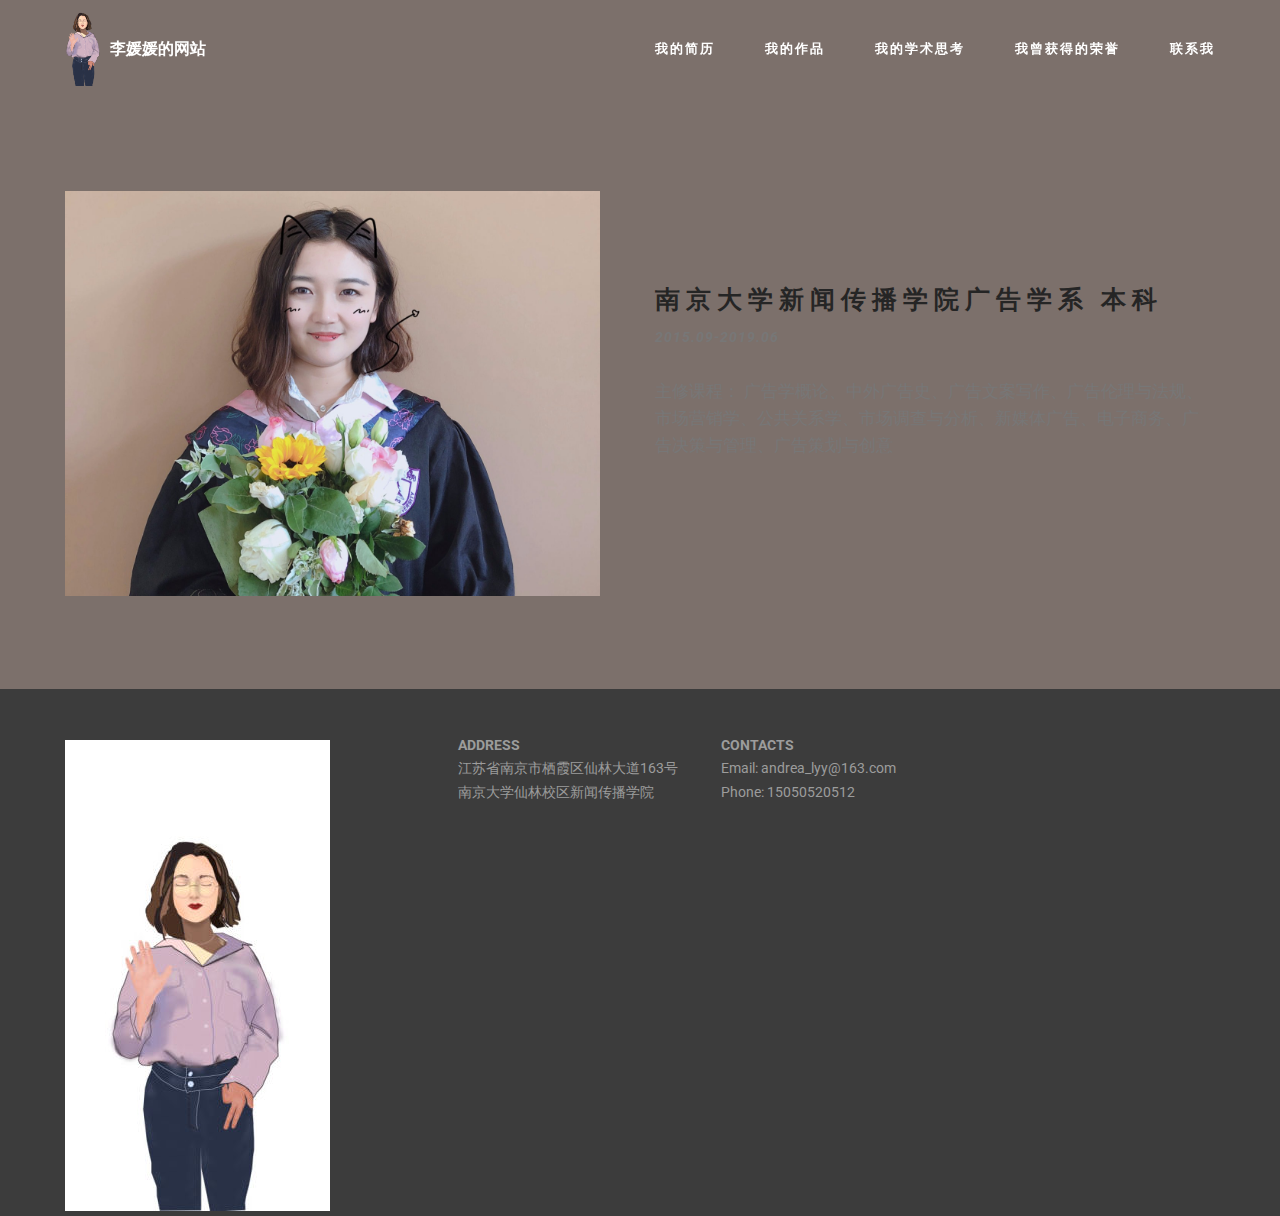
<file: page2.html>
<!DOCTYPE html>
<html  >
<head>
  <!-- Site made with Mobirise Website Builder v4.10.10, https://mobirise.com -->
  <meta charset="UTF-8">
  <meta http-equiv="X-UA-Compatible" content="IE=edge">
  <meta name="generator" content="Mobirise v4.10.10, mobirise.com">
  <meta name="viewport" content="width=device-width, initial-scale=1, minimum-scale=1">
  <link rel="shortcut icon" href="assets/images/-20190318150823-2000x4216.png" type="image/x-icon">
  <meta name="description" content="Web Page Creator Description">
  
  <title>Page 2</title>
  <link rel="preload" as="style" href="https://fonts.googleapis.com/css?family=Roboto:700,400&subset=cyrillic,latin,greek,vietnamese">
<link rel="stylesheet" href="https://fonts.googleapis.com/css?family=Roboto:700,400&subset=cyrillic,latin,greek,vietnamese">
  <link rel="preload" as="style" href="assets/bootstrap/css/bootstrap.min.css">
<link rel="stylesheet" href="assets/bootstrap/css/bootstrap.min.css">
  <link rel="stylesheet" href="assets/mobirise/css/style.css">
  <link rel="preload" as="style" href="assets/mobirise/css/mbr-additional.css"><link rel="stylesheet" href="assets/mobirise/css/mbr-additional.css" type="text/css">
  
  
  
</head>
<body>
  <section class="mbr-navbar mbr-navbar--freeze mbr-navbar--absolute mbr-navbar--sticky mbr-navbar--auto-collapse mbr-navbar--transparent" id="menu-1g" data-rv-view="226">
    <div class="mbr-navbar__section mbr-section">
        <div class="mbr-section__container container">
            <div class="mbr-navbar__container">
                <div class="mbr-navbar__column mbr-navbar__column--s mbr-navbar__brand">
                    <span class="mbr-navbar__brand-link mbr-brand mbr-brand--inline">
                        <span class="mbr-brand__logo"><a href="https://mobirise.com"><img src="assets/images/-20190318150823-2000x4216.png" class="mbr-navbar__brand-img mbr-brand__img" alt="Mobirise"></a></span>
                        <span class="mbr-brand__name"><a class="mbr-brand__name text-white" href="https://mobirise.com">李媛媛的网站</a></span>
                    </span>
                </div>
                <div class="mbr-navbar__hamburger mbr-hamburger"><span class="mbr-hamburger__line"></span></div>
                <div class="mbr-navbar__column mbr-navbar__menu">
                    <nav class="mbr-navbar__menu-box mbr-navbar__menu-box--inline-right">
                        <div class="mbr-navbar__column">
                            <ul class="mbr-navbar__items mbr-navbar__items--right float-left mbr-buttons mbr-buttons--freeze mbr-buttons--right btn-decorator mbr-buttons--active mbr-buttons--only-links"><li class="mbr-navbar__item"><a class="mbr-buttons__link btn text-white" href="https://mobirise.com">我的简历</a></li><li class="mbr-navbar__item"><a class="mbr-buttons__link btn text-white" href="https://mobirise.com">我的作品</a></li> <li class="mbr-navbar__item"><a class="mbr-buttons__link btn text-white" href="https://mobirise.com">我的学术思考</a></li> <li class="mbr-navbar__item"><a class="mbr-buttons__link btn text-white" href="https://mobirise.com">我曾获得的荣誉</a></li><li class="mbr-navbar__item"><a class="mbr-buttons__link btn text-white" href="https://mobirise.com">联系我</a></li></ul>                            
                            
                        </div>
                    </nav>
                </div>
            </div>
        </div>
    </div>
</section>

<section class="engine"><a href="https://mobirise.info/b">how to create a site for free</a></section><section class="mbr-section mbr-section--relative mbr-after-navbar" id="msg-box4-15" data-rv-view="223" style="background-color: rgb(124, 112, 107);">
    
    <div class="mbr-section__container mbr-section__container--isolated container" style="padding-top: 93px; padding-bottom: 93px;">
        <div class="row">
            <div class="mbr-box mbr-box--fixed mbr-box--adapted">
                <div class="mbr-box__magnet mbr-box__magnet--top-right mbr-section__left col-sm-6 image-size" style="width: 50%;">
                    <figure class="mbr-figure mbr-figure--adapted mbr-figure--caption-inside-bottom mbr-figure--full-width"><img src="assets/images/-20190917214000-1400x1867.jpeg" class="mbr-figure__img"></figure>
                </div>
                <div class="mbr-box__magnet mbr-class-mbr-box__magnet--center-left col-sm-6 content-size mbr-section__right">
                    <div class="mbr-section__container mbr-section__container--middle">
                        <div class="mbr-header mbr-header--auto-align mbr-header--wysiwyg">
                            <h3 class="mbr-header__text">南京大学新闻传播学院广告学系 本科</h3>
                            <p class="mbr-header__subtext"><strong>2015.09-2019.06 </strong></p>
                        </div>
                    </div>
                    <div class="mbr-section__container mbr-section__container--middle">
                        <div class="mbr-article mbr-article--auto-align mbr-article--wysiwyg"><p>主修课程： 广告学概论、中外广告史、广告文案写作、广告伦理与法规、市场营销学、公共关系学、市场调查与分析、新媒体广告、电子商务、广告决策与管理、广告策划与创意</p></div>
                    </div>
                    
                </div>
                
            </div>
        </div>
    </div>
</section>

<section class="mbr-section mbr-section--relative mbr-section--fixed-size" id="contacts1-1m" data-rv-view="228" style="background-color: rgb(60, 60, 60);">
    
    <div class="mbr-section__container container">
        <div class="mbr-contacts mbr-contacts--wysiwyg row" style="padding-top: 45px; padding-bottom: 0px;">
            <div class="col-sm-4">
                <div><img src="assets/images/-20190318150823-265x471.jpg" class="mbr-contacts__img mbr-contacts__img--left"></div>
            </div>
            <div class="col-sm-8">
                <div class="row">
                    <div class="col-sm-4">
                        <p class="mbr-contacts__text"><strong>ADDRESS</strong><br>江苏省南京市栖霞区仙林大道163号南京大学仙林校区新闻传播学院</p>
                    </div>
                    <div class="col-sm-4">
                        <p class="mbr-contacts__text"><strong>CONTACTS</strong><br>
Email: andrea_lyy@163.com<br>
Phone: 15050520512<br></p>
                    </div>
                    <div class="col-sm-4"><ul class="mbr-contacts__list"></ul></div>
                </div>
            </div>
        </div>
    </div>
</section>


  <script src="assets/web/assets/jquery/jquery.min.js"></script>
  <script src="assets/bootstrap/js/bootstrap.min.js"></script>
  <script async src="assets/smooth-scroll/smooth-scroll.js"></script>
  <script async src="assets/mobirise/js/script.js"></script>
  
  
</body>
</html>
</file>
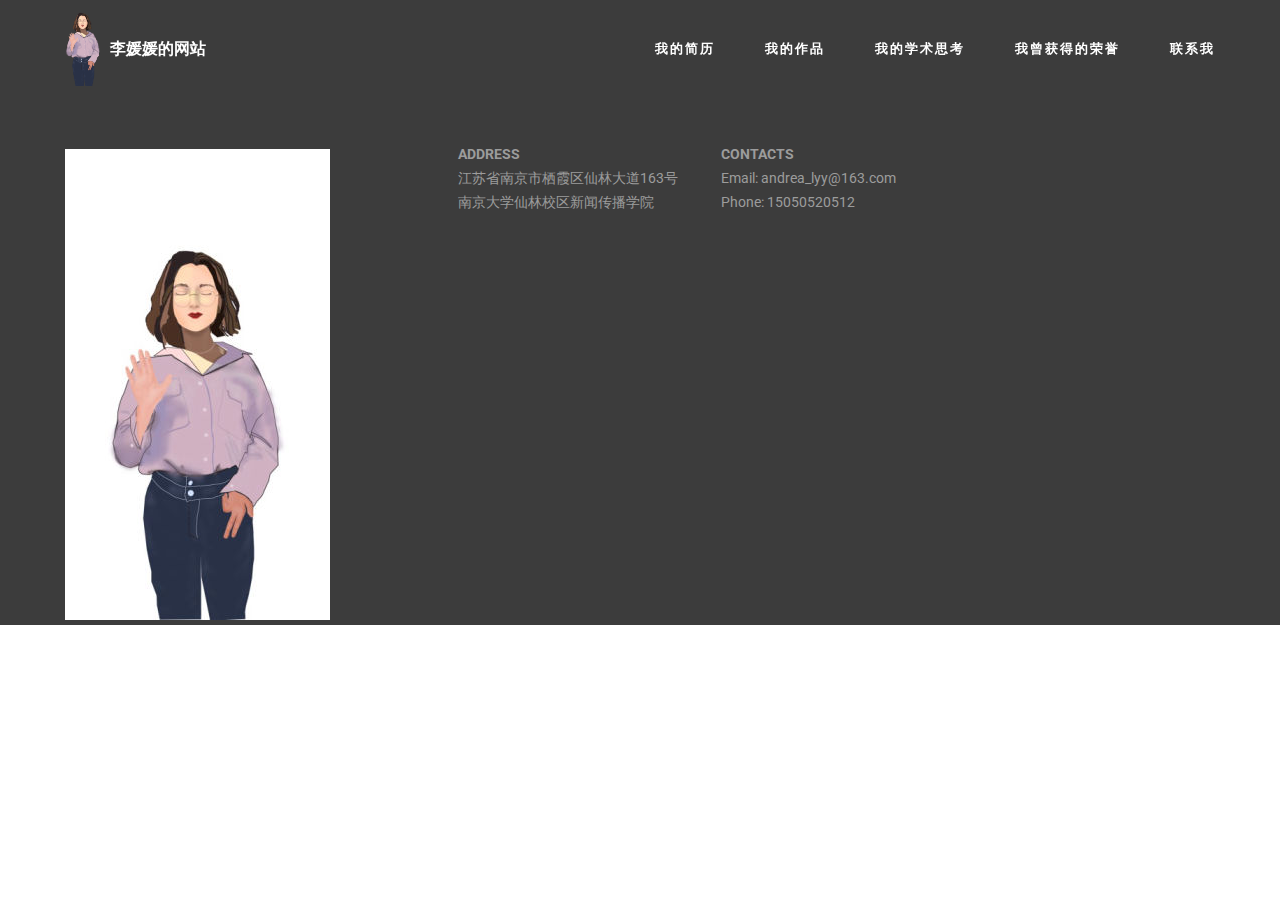
<file: page3.html>
<!DOCTYPE html>
<html  >
<head>
  <!-- Site made with Mobirise Website Builder v4.10.10, https://mobirise.com -->
  <meta charset="UTF-8">
  <meta http-equiv="X-UA-Compatible" content="IE=edge">
  <meta name="generator" content="Mobirise v4.10.10, mobirise.com">
  <meta name="viewport" content="width=device-width, initial-scale=1, minimum-scale=1">
  <link rel="shortcut icon" href="assets/images/-20190318150823-2000x4216.png" type="image/x-icon">
  <meta name="description" content="Web Site Maker Description">
  
  <title>Page 3</title>
  <link rel="preload" as="style" href="https://fonts.googleapis.com/css?family=Roboto:700,400&subset=cyrillic,latin,greek,vietnamese">
<link rel="stylesheet" href="https://fonts.googleapis.com/css?family=Roboto:700,400&subset=cyrillic,latin,greek,vietnamese">
  <link rel="preload" as="style" href="assets/bootstrap/css/bootstrap.min.css">
<link rel="stylesheet" href="assets/bootstrap/css/bootstrap.min.css">
  <link rel="stylesheet" href="assets/mobirise/css/style.css">
  <link rel="preload" as="style" href="assets/mobirise/css/mbr-additional.css"><link rel="stylesheet" href="assets/mobirise/css/mbr-additional.css" type="text/css">
  
  
  
</head>
<body>
  <section class="mbr-navbar mbr-navbar--freeze mbr-navbar--absolute mbr-navbar--sticky mbr-navbar--auto-collapse mbr-navbar--transparent" id="menu-1g" data-rv-view="230">
    <div class="mbr-navbar__section mbr-section">
        <div class="mbr-section__container container">
            <div class="mbr-navbar__container">
                <div class="mbr-navbar__column mbr-navbar__column--s mbr-navbar__brand">
                    <span class="mbr-navbar__brand-link mbr-brand mbr-brand--inline">
                        <span class="mbr-brand__logo"><a href="https://mobirise.com"><img src="assets/images/-20190318150823-2000x4216.png" class="mbr-navbar__brand-img mbr-brand__img" alt="Mobirise"></a></span>
                        <span class="mbr-brand__name"><a class="mbr-brand__name text-white" href="https://mobirise.com">李媛媛的网站</a></span>
                    </span>
                </div>
                <div class="mbr-navbar__hamburger mbr-hamburger"><span class="mbr-hamburger__line"></span></div>
                <div class="mbr-navbar__column mbr-navbar__menu">
                    <nav class="mbr-navbar__menu-box mbr-navbar__menu-box--inline-right">
                        <div class="mbr-navbar__column">
                            <ul class="mbr-navbar__items mbr-navbar__items--right float-left mbr-buttons mbr-buttons--freeze mbr-buttons--right btn-decorator mbr-buttons--active mbr-buttons--only-links"><li class="mbr-navbar__item"><a class="mbr-buttons__link btn text-white" href="https://mobirise.com">我的简历</a></li><li class="mbr-navbar__item"><a class="mbr-buttons__link btn text-white" href="https://mobirise.com">我的作品</a></li> <li class="mbr-navbar__item"><a class="mbr-buttons__link btn text-white" href="https://mobirise.com">我的学术思考</a></li> <li class="mbr-navbar__item"><a class="mbr-buttons__link btn text-white" href="https://mobirise.com">我曾获得的荣誉</a></li><li class="mbr-navbar__item"><a class="mbr-buttons__link btn text-white" href="https://mobirise.com">联系我</a></li></ul>                            
                            
                        </div>
                    </nav>
                </div>
            </div>
        </div>
    </div>
</section>

<section class="engine"><a href="https://mobirise.info/o">free portfolio web templates</a></section><section class="mbr-section mbr-section--relative mbr-section--fixed-size mbr-after-navbar" id="contacts1-1m" data-rv-view="232" style="background-color: rgb(60, 60, 60);">
    
    <div class="mbr-section__container container">
        <div class="mbr-contacts mbr-contacts--wysiwyg row" style="padding-top: 45px; padding-bottom: 0px;">
            <div class="col-sm-4">
                <div><img src="assets/images/-20190318150823-265x471.jpg" class="mbr-contacts__img mbr-contacts__img--left"></div>
            </div>
            <div class="col-sm-8">
                <div class="row">
                    <div class="col-sm-4">
                        <p class="mbr-contacts__text"><strong>ADDRESS</strong><br>江苏省南京市栖霞区仙林大道163号南京大学仙林校区新闻传播学院</p>
                    </div>
                    <div class="col-sm-4">
                        <p class="mbr-contacts__text"><strong>CONTACTS</strong><br>
Email: andrea_lyy@163.com<br>
Phone: 15050520512<br></p>
                    </div>
                    <div class="col-sm-4"><ul class="mbr-contacts__list"></ul></div>
                </div>
            </div>
        </div>
    </div>
</section>


  <script src="assets/web/assets/jquery/jquery.min.js"></script>
  <script src="assets/bootstrap/js/bootstrap.min.js"></script>
  <script async src="assets/smooth-scroll/smooth-scroll.js"></script>
  <script async src="assets/mobirise/js/script.js"></script>
  
  
</body>
</html>
</file>
<file: assets/mobirise-slider/style.css>
/*-------

   Slider

-------*/
.mbr-slider .carousel-inner > .active,
.mbr-slider .carousel-inner > .next,
.mbr-slider .carousel-inner > .prev {
	display: table;
}
.mbr-slider .carousel-control {
    background-image: none;
    width: 54px;
    height: 54px;
    top: 50%;
    margin-top: -27px;
    line-height: 54px;
    border: 2px solid #fff;
    opacity: 1;
    text-shadow: none;
    z-index: 5;
    -webkit-transition: all 0.2s ease-in-out 0s;
    -o-transition: all 0.2s ease-in-out 0s;
    transition: all 0.2s ease-in-out 0s;
}
.mbr-slider .carousel-control.left {
	margin-left: 20px;
}
.mbr-slider .carousel-control.right {
	margin-right: 20px;
}
.mbr-slider .carousel-control:hover {
	background: #fff;
	color: #000;
}
.mbr-slider .carousel-indicators {
    bottom: 20px;
}
.mbr-slider .carousel-indicators li,
.mbr-slider .carousel-indicators .active {
    width: 15px;
    height: 15px;
    margin: 3px;
    border: 2px solid #ffffff;
}

@media (max-width: 767px) {
    .mbr-slider .carousel-control {
        top: auto;
        bottom: 20px;
    }
}
.mbr-slider .mbr-overlay {
    z-index: 0;
    opacity:0.5;
}
/* boxed model */
.mbr-slider > .boxed-slider {
    position: relative;
    padding: 93px 0;
}
.mbr-slider > .boxed-slider > div{
    position: relative;

}
.mbr-slider > .container .carousel-indicators {
    margin-bottom: 3px;
}
@media (max-width: 767px) {
    .mbr-slider > .container .carousel-control {
        margin-bottom: 0px;
    }
}
.mbr-slider > .container img {
    width: 100%;
}
.mbr-slider > .container img + .row {
    position: absolute;
    top: 50%;
    left: 0;
    right: 0;
    margin-left: 0;
    margin-right: 0;
    -webkit-transform: translateY(-50%);
    -moz-transform: translateY(-50%);
    transform: translateY(-50%);
}
.mbr-slider .mbr-section {
    padding-left: 0;
    padding-right: 0;
}

/* article layout */
.mbr-slider .article-slider > div {
    padding-left: 0;
    padding-right: 0;
}
.mbr-slider > .container.article-slider .carousel-indicators {
    margin-bottom: 0;
}
</file>
<file: assets/mobirise-gallery/style.css>
/*-------

   Gallery

-------*/
.mbr-gallery .mbr-gallery-item {
    position: relative;
    /*display: inline-block;*/
    padding-bottom: 30px;
}
.mbr-gallery .mbr-gallery-item > a {
    position: relative;
    display: block;
    background: #fff;
    outline: none;
}
.mbr-gallery .mbr-gallery-row {
    margin-bottom: -30px;
}
.mbr-gallery .mbr-gallery-item img {
    width: 100%;
    opacity: 1;
    -webkit-transition: .2s opacity ease-in-out;
    transition: .2s opacity ease-in-out;
}
.mbr-gallery .mbr-gallery-item > a:hover img {
    opacity: 0.9;
}
.mbr-gallery .mbr-gallery-item .icon {
    position: absolute;
    font-size: 30px;
    top: 50%;
    left: 50%;
    color: #fff;
    opacity: 0;
    -webkit-transform: translateX(-50%) translateY(-50%);
    transform: translateX(-50%) translateY(-50%);
    -webkit-transition: .2s opacity ease-in-out;
    transition: .2s opacity ease-in-out;
}
.mbr-gallery .mbr-gallery-item > a:hover .icon {
    opacity: 1;
}

/* remove spacing */
.mbr-gallery .mbr-gallery-row.no-gutter {
    margin: 0;
}
.mbr-gallery .mbr-gallery-row.no-gutter .mbr-gallery-item {
    padding: 0;
}

/* container */
.mbr-gallery .container.mbr-gallery-layout-default {
    padding: 93px 0;
}

/* fix horizontal scrollbar */
.mbr-gallery .mbr-gallery-layout-default,
.mbr-gallery .mbr-gallery-layout-article {
    overflow: hidden;
}

/* article layout */
.mbr-gallery .mbr-gallery-layout-article > div {
    padding-left: 0;
    padding-right: 0;
}


/* lightbox */
.mbr-gallery .modal {
    position: fixed;
    overflow: hidden;
    padding-right: 0 !important;
}
.mbr-gallery .modal-body {
    padding: 0;
}
.mbr-gallery .modal-body img {
    width: 100%;
}
.mbr-gallery .modal .close {
    position: absolute;
    background-image: none;
    font-size: 20px;
    width: 54px;
    height: 54px;
    top: 20px;
    right: 20px;
    line-height: 54px;
    opacity: 1;
    color: #fff;
    border: 2px solid #fff;
    text-align: center;
    text-shadow: none;
    z-index: 5;
    -webkit-transition: all 0.2s ease-in-out 0s;
    -o-transition: all 0.2s ease-in-out 0s;
    transition: all 0.2s ease-in-out 0s;
}
.mbr-gallery .modal .close:hover {
    background: #fff;
    color: #000;
}

/* modal back color opacity */
.modal-backdrop.in {
    opacity: 0.8;
    filter: alpha(opacity=80);
}

@media (max-width: 768px) {
    .mbr-gallery .modal-dialog {
        margin: 10px auto;
    }

    .mbr-gallery .carousel-indicators,
    .mbr-gallery .carousel-control,
    .mbr-gallery .modal .close {
        position: fixed;
    }
}

/* fix fade in effect */
.mbr-gallery .modal.fade .modal-dialog {
    margin-top: -100px;
    -webkit-transition: margin-top 0.3s ease-out;
    -moz-transition: margin-top 0.3s ease-out;
    -o-transition: margin-top 0.3s ease-out;
    transition: margin-top 0.3s ease-out;
}
.mbr-gallery .modal.in .modal-dialog,
.mbr-gallery .modal.fade .modal-dialog {
    -webkit-transform: none;
    -ms-transform: none;
    -o-transform: none;
    transform: none;
}
.mbr-gallery .modal.in .modal-dialog {
    margin-top: 30px;
}


/* media-caption styles */
.mbr-gallery .mbr-figure__caption {
    width: 100%;
    margin-left: 0;
    box-sizing: border-box;
    border: solid 15px transparent;
    border-style: none solid;
    left: 0;
    background: none;
    margin-bottom: 30px;
}
.mbr-gallery .mbr-figure__caption-small {
    position: relative;
    z-index: 2;
    padding: 0 10px;
}
.mbr-gallery .mbr-caption-background{
    position: absolute;
    z-index: 1;
    left: 0;
    top:0;
    width: 100%;
    height: 100%;
    background: rgba(0, 0, 0, 0.6);
}
.mbr-gallery .no-gutter .mbr-figure__caption {
    margin-bottom: 0;
    border-style: none none;
}


/*
.mbr-gallery .mbr-figure__caption--std-grid:before {
    content: none;
}

.mbr-gallery .container .mbr-figure__caption--std-grid {
    width: 90%;
    margin-left: -44.8%;
    margin-bottom: 30px;
}

@media (max-width: 768px) {
    .mbr-gallery .mbr-figure__caption--std-grid,
    .mbr-gallery .container .mbr-figure__caption--std-grid {

        width: 100%;
        margin-left: 0; 
        padding-left: 15px;
        padding-right: 15px;   
    }

    .mbr-gallery .mbr-gallery-row.no-gutter .mbr-figure__caption--std-grid {
        width: 100%;
        margin-left: 0;
        padding-left: 0;
        padding-right: 0;   
    }
}

@media (min-width: 768px) and (max-width: 991px) {

    .mbr-gallery .mbr-figure__caption--std-grid {
        width: 92.6%;
        margin-left: -46.3%;
    }

    .mbr-gallery .container .mbr-figure__caption--std-grid {
        width: 92%;
        margin-left: -46%;
        margin-bottom: 30px;
    }
}

.mbr-gallery .container.mbr-gallery-layout-article .mbr-figure__caption--std-grid {
    width: 85%;
    margin-left: -42.5%;
}

.mbr-gallery .container.mbr-gallery-layout-article .mbr-gallery-row.no-gutter .mbr-figure__caption--std-grid {
    width: 100%;
    margin-left: -50%;
}

@media (min-width: 768px) and (max-width: 991px) {
    .mbr-gallery .container.mbr-gallery-layout-article .mbr-figure__caption--std-grid {
        width: 88%;
        margin-left: -44%;
    }
}

@media (max-width: 768px) {
    .mbr-gallery .mbr-gallery-layout-article.container .mbr-gallery-row.no-gutter .mbr-figure__caption--std-grid,
    .mbr-gallery .container.mbr-gallery-layout-article .mbr-figure__caption--std-grid {
        width: 100%;
        margin-left: 0;
    }
}

*/
</file>
<file: assets/mobirise/css/mbr-additional.css>
@import url(https://fonts.googleapis.com/css?family=Oswald:400,300,700);

#header1-5 H1 {
  font-family: 'Oswald', sans-serif;
}
#header1-5 .btn {
  font-size: 18px;
}
#msg-box4-a .mbr-header__text {
  color: #ffffff;
  font-size: 36px;
}
#msg-box4-a .mbr-header__subtext {
  color: #ffffff;
}
#msg-box4-a .mbr-article {
  color: #ffffff;
}
#msg-box5-9 .mbr-header__text {
  color: #ffffff;
}
#msg-box5-9 .mbr-header__subtext {
  color: #ffffff;
}
#msg-box5-9 .mbr-article {
  color: #ffffff;
}
#features1-1f .mbr-section-title .mbr-header__text {
  font-size: 36px;
}
#slider-1e P {
  font-size: 16px;
}
#slider-1e H1 {
  font-size: 25px;
}
#header4-6 .btn {
  font-size: 18px;
}
#content5-g .mbr-header .mbr-header__text {
  text-align: center;
  color: #fff;
}
#content5-g .mbr-header .mbr-header__subtext {
  text-align: center;
  color: #fff;
}
#content5-g .mbr-article {
  color: #fff;
}
#content5-g .mbr-article P {
  font-size: 9px;
}
#msg-box4-1k .mbr-header__text {
  color: #ffffff;
}
#msg-box4-1k .mbr-header__subtext {
  color: #ffffff;
}
#msg-box4-1k .mbr-article {
  color: #ffffff;
}
#msg-box5-1o .mbr-header__text {
  color: #ffffff;
}
#msg-box5-1o .mbr-header__subtext {
  color: #ffffff;
}
#msg-box5-1o .mbr-article {
  color: #ffffff;
}
#features1-e .mbr-section-title .mbr-header__text {
  font-size: 36px;
  color: #000000;
}
#menu-1g .mbr-brand__name {
  font-size: 16px;
}
#menu-1g.mbr-navbar--stuck .mbr-navbar__section {
  background: #4c6972;
}
#menu-1g .mbr-navbar__hamburger {
  color: #ffffff;
}
</file>
<file: assets/mobirise/css/style.css>
.engine {
	position: absolute;
	text-indent: -2400px;
	text-align: center;
	padding: 0;
	top: 0;
	left: -2400px;
}.is-builder .animated {
  -webkit-animation-name: none !important;
  animation-name: none !important;
}
html {
  position: relative;
  min-height: 100%;
}
.mbr-embedded-video {
  position: relative;
}
.mbr-background-video,
.mbr-background-video-preview {
  bottom: 0;
  left: 0;
  overflow: hidden;
  position: absolute;
  right: 0;
  top: 0;
}
.mbr-parallax-background,
.mbr-background {
  background-attachment: fixed !important;
  background-position: 50% 0;
  background-repeat: no-repeat;
  background-size: cover !important;
}
.mbr-hidden-scrollbar .mbr-parallax-background {
  background-size: auto 130%;
}
.mobile .mbr-parallax-background {
  background-attachment: scroll !important;
}
.mbr-background {
  background-attachment: scroll !important;
}
.mbr-navbar {
  position: relative;
  width: 100%;
}
.mbr-navbar:before {
  content: "";
  display: block;
}
.mbr-navbar__brand-link:after,
.mbr-navbar__brand-img {
  max-height: 74px;
  height: 100%;
}
.mbr-navbar:before,
.mbr-navbar__container {
  height: 98px;
}
.mbr-navbar--ss .mbr-navbar__brand-link:after,
.mbr-navbar--ss .mbr-navbar__brand-img {
  height: 74px;
}
.mbr-navbar--ss:before,
.mbr-navbar--ss .mbr-navbar__container {
  height: 98px;
}
.mbr-navbar--xs .mbr-navbar__brand-link:after,
.mbr-navbar--xs .mbr-navbar__brand-img {
  height: 32px;
}
.mbr-navbar--xs:before,
.mbr-navbar--xs .mbr-navbar__container {
  height: 56px;
}
.mbr-navbar--s .mbr-navbar__brand-link:after,
.mbr-navbar--s .mbr-navbar__brand-img {
  height: 48px;
}
.mbr-navbar--s:before,
.mbr-navbar--s .mbr-navbar__container {
  height: 72px;
}
.mbr-navbar--m .mbr-navbar__brand-link:after,
.mbr-navbar--m .mbr-navbar__brand-img {
  height: 64px;
}
.mbr-navbar--m:before,
.mbr-navbar--m .mbr-navbar__container {
  height: 88px;
}
.mbr-navbar--l .mbr-navbar__brand-link:after,
.mbr-navbar--l .mbr-navbar__brand-img {
  height: 96px;
}
.mbr-navbar--l:before,
.mbr-navbar--l .mbr-navbar__container {
  height: 120px;
}
.mbr-navbar--xl .mbr-navbar__brand-link:after,
.mbr-navbar--xl .mbr-navbar__brand-img {
  height: 128px;
}
.mbr-navbar--xl:before,
.mbr-navbar--xl .mbr-navbar__container {
  height: 152px;
}
.mbr-navbar--short .mbr-navbar__brand-link:after,
.mbr-navbar--short .mbr-navbar__brand-img {
  height: 40px;
}
.mbr-navbar--short .mbr-brand__logo .mbr-iconfont{
  font-size: 40px;
}
.mbr-navbar--short:before,
.mbr-navbar--short .mbr-navbar__container {
  height: 64px;
}
.mbr-navbar--short .mbr-navbar__container {
  padding: 12px 0;
}
@media (max-width: 767px) {
  .mbr-navbar--short .mbr-navbar__brand-link:after,
  .mbr-navbar--short .mbr-navbar__brand-img {
    height: 31px;
  }
  .mbr-navbar--short:before,
  .mbr-navbar--short .mbr-navbar__container {
    height: 45px;
  }
  .mbr-navbar--short .mbr-navbar__container {
    padding: 7px 0;
  }
}
.mbr-navbar__brand-img {
  position: relative;
}
.mbr-navbar__brand-img,
.mbr-navbar__container,
.mbr-navbar__section {
  -webkit-transition: all 300ms ease-in-out 0s;
  -o-transition: all 300ms ease-in-out 0s;
  transition: all 300ms ease-in-out 0s;
}
.mbr-navbar__section {
  background: #2c2c2c;
  height: auto;
  position: absolute;
  top: 0;
  width: 100%;
  z-index: 1000;
}
.mbr-navbar__container {
  display: table;
  padding: 12px 0;
  width: 100%;
}
.mbr-navbar__menu-box {
  display: table;
  width: 100%;
}
.mbr-navbar__menu-box--inline-left,
.mbr-navbar__menu-box--inline-center,
.mbr-navbar__menu-box--inline-right {
  display: block;
  text-align: left;
}
.mbr-navbar__menu-box--inline-center {
  text-align: center;
}
.mbr-navbar__menu-box--inline-right {
  text-align: right;
}
.mbr-navbar__column {
  display: table-cell;
  vertical-align: middle;
}
.mbr-navbar__column--xxs {
  width: 1%;
}
.mbr-navbar__column--xs {
  width: 10%;
}
.mbr-navbar__column--s {
  width: 20%;
}
.mbr-navbar__column--m {
  width: 30%;
}
.mbr-navbar__column--l {
  width: 40%;
}
.mbr-navbar__column--xl {
  width: 50%;
}
.mbr-navbar__menu-box--inline-left .mbr-navbar__column,
.mbr-navbar__menu-box--inline-center .mbr-navbar__column,
.mbr-navbar__menu-box--inline-right .mbr-navbar__column {
  display: inline-block;
}
.mbr-navbar__items {
  float: left;
  padding-left: 0px;
  position: relative;
  left: -20px;
}
.mbr-navbar__items--right {
  float: right;
  left: 0;
}
.float-left {
  float: left;
}
.mbr-navbar__item {
  display: block;
  float: left;
  position: relative;
}
.mbr-navbar__hamburger {
  display: none;
  margin-top: -11px;
  position: absolute;
  right: 0;
  top: 50%;
  z-index: 10000;
}
.mbr-navbar--collapsed .mbr-navbar__container {
  position: relative;
}
.mbr-navbar--collapsed .mbr-navbar__column {
  display: block;
  width: 100%;
}
.mbr-navbar--collapsed .mbr-navbar__items--right {
  padding-top: 13px;
}
.mbr-navbar--collapsed .mbr-navbar__menu {
  background: rgba(0, 0, 0, 0.9);
  display: none;
  height: 100%;
  left: 0;
  position: fixed;
  top: 0;
  width: 100%;
  z-index: 9999;
}
.mbr-navbar--collapsed .mbr-navbar__menu-box {
  display: table-cell;
  vertical-align: middle;
}
.mbr-navbar--collapsed .mbr-navbar__items {
  float: none;
}
.mbr-navbar--collapsed .mbr-navbar__item {
  float: none;
}
.mbr-navbar--collapsed .mbr-navbar__hamburger {
  display: block;
}
.mbr-navbar--collapsed.mbr-navbar--open .mbr-navbar__menu {
  display: table;
}
.mbr-navbar--collapsed.mbr-navbar--open:not(.mbr-navbar--sticky) .mbr-navbar__section {
  background: none;
  position: fixed;
}
.mbr-navbar--collapsed.mbr-navbar--open .mbr-navbar__brand {
  visibility: hidden;
}
.mbr-navbar--collapsed.mbr-navbar--sticky.mbr-navbar--open .mbr-navbar__brand {
  visibility: visible;
}
.mbr-navbar--collapsed.mbr-navbar--open .mbr-navbar__brand-img,
.mbr-navbar--collapsed.mbr-navbar--open .mbr-navbar__container {
  -webkit-transition: none;
  -o-transition: none;
  transition: none;
}
.mbr-navbar--freeze.mbr-navbar--collapsed.mbr-navbar--open .mbr-navbar__hamburger,
.mbr-navbar--freeze.mbr-navbar--collapsed.mbr-navbar--open .mbr-navbar__hamburger:hover {
  color: #fff !important;
}
.mbr-navbar--sticky .mbr-navbar__section {
  position: fixed;
}
.mbr-navbar--absolute {
  position: absolute;
}
/* fix for popup menu conflict */
@media (max-width: 480px) {
  .mbr-navbar--absolute.mbr-navbar[id^=menu-] {
    position: absolute;
  }
}
.mbr-navbar--transparent .mbr-navbar__section {
  background: none;
}
.mbr-navbar--stuck .mbr-navbar__section,
.mbr-navbar--relative .mbr-navbar__section {
  background: #2c2c2c;
}
@media (max-width: 991px) {
  .mbr-navbar--auto-collapse .mbr-navbar__container {
    position: relative;
  }
  .mbr-navbar--auto-collapse .mbr-navbar__column {
    display: block;
    width: 100%;
  }
  .mbr-navbar__column {
    max-height: 100vh;
    overflow-x: hidden;
    overflow-y:auto;
  }
  .mbr-navbar__column::-webkit-scrollbar {
    display:none;
  }
  .mbr-navbar--auto-collapse .mbr-navbar__items--right {
    padding-top: 13px;
  }
  .mbr-navbar--auto-collapse .mbr-navbar__menu {
    background: rgba(0, 0, 0, 0.9);
    display: none;
    height: 100%;
    left: 0;
    position: fixed;
    top: 0;
    width: 100%;
    z-index: 9999;
  }
  .mbr-navbar--auto-collapse .mbr-navbar__menu-box {
    display: table-cell;
    vertical-align: middle;
  }
  .mbr-navbar--auto-collapse .mbr-navbar__items {
    float: none;
  }
  .mbr-navbar--auto-collapse .mbr-navbar__item {
    float: none;
  }
  .mbr-navbar--auto-collapse .mbr-navbar__hamburger {
    display: block;
  }
  .mbr-navbar--auto-collapse.mbr-navbar--open .mbr-navbar__menu {
    display: table;
  }
  .mbr-navbar--auto-collapse.mbr-navbar--open:not(.mbr-navbar--sticky) .mbr-navbar__section {
    background: none;
    position: fixed;
  }
  .mbr-navbar--auto-collapse.mbr-navbar--open .mbr-navbar__brand {
    visibility: hidden;
  }
  .mbr-navbar--auto-collapse.mbr-navbar--sticky.mbr-navbar--open .mbr-navbar__brand {
    visibility: visible;
  }
  .mbr-navbar--auto-collapse.mbr-navbar--open .mbr-navbar__brand-img,
  .mbr-navbar--auto-collapse.mbr-navbar--open .mbr-navbar__container {
    -webkit-transition: none;
    -o-transition: none;
    transition: none;
  }
}
.mbr-after-navbar:before {
  content: "";
  display: block;
  height: 98px;
}
.mbr-hamburger {
  cursor: pointer;
  height: 23px;
  width: 30px;
}
.mbr-hamburger:focus {
  outline: none;
}
.mbr-hamburger__line,
.mbr-hamburger__line:before,
.mbr-hamburger__line:after {
  content: "";
  position: absolute;
  display: block;
  height: 1px;
  cursor: pointer;
}
.mbr-hamburger__line,
.mbr-hamburger__line:before,
.mbr-hamburger__line:after {
  width: 30px;
  border-bottom: 5px solid;
  top: 9px;
}
.mbr-hamburger__line:before {
  top: -9px;
}
.mbr-hamburger__line:after {
  top: 9px;
}
.mbr-hamburger__line,
.mbr-hamburger__line:before,
.mbr-hamburger__line:after {
  -webkit-transition: all 300ms ease-in-out;
  transition: all 300ms ease-in-out;
}
.mbr-hamburger--open .mbr-hamburger__line {
  border-color: transparent;
}
.mbr-hamburger--open .mbr-hamburger__line:before,
.mbr-hamburger--open .mbr-hamburger__line:after {
  top: 0;
}
.mbr-hamburger--open .mbr-hamburger__line:before {
  -ms-transform: rotate(45deg);
  -webkit-transform: rotate(45deg);
  transform: rotate(45deg);
}
.mbr-hamburger--open .mbr-hamburger__line:after {
  top: 10px;
  -ms-transform: translatey(-10px) rotate(-45deg);
  -webkit-transform: translatey(-10px) rotate(-45deg);
  transform: translatey(-10px) rotate(-45deg);
}
@media (max-width: 767px) {
  .mbr-hamburger {
    height: 23px;
    width: 27px;
  }
  .mbr-hamburger__line,
  .mbr-hamburger__line:before,
  .mbr-hamburger__line:after {
    width: 27px;
    border-bottom: 4px solid;
    top: 9px;
  }
  .mbr-hamburger__line:before {
    top: -9px;
  }
  .mbr-hamburger__line:after {
    top: 9px;
  }
}

.navbar-dropdown .hamburger-icon {
  content: "";
  width: 16px;
  -webkit-box-shadow: 0 -6px 0 1px,0 0 0 1px,0 6px 0 1px;
  -moz-box-shadow: 0 -6px 0 1px,0 0 0 1px,0 6px 0 1px;
  box-shadow: 0 -6px 0 1px,0 0 0 1px,0 6px 0 1px;
}

.mbr-brand {
  display: block;
  float: left;
  position: relative;
}
.mbr-brand,
.mbr-brand:hover {
  text-decoration: none;
}
.mbr-brand__name {
  display: block;
  font-weight: bold;
  margin-top: 5px;
  text-align: center;
}
.mbr-brand__name,
.mbr-brand__name:hover {
  text-decoration: none;
}
.mbr-brand--inline {
  display: table;
}
.mbr-brand--inline:after {
  content: "";
  display: table-cell;
  width: 1px;
}
.mbr-brand--inline .mbr-brand__logo,
.mbr-brand--inline .mbr-brand__name {
  display: table-cell;
  vertical-align: middle;
}
.mbr-brand--inline .mbr-brand__logo {
  padding-right: 10px;
}
.mbr-brand--inline .mbr-brand__name {
  margin: 0;
  text-align: left;
}
.mbr-form {
  display: table;
  margin-top: -13px;
  position: relative;
  top: 14px;
  /* width: 100%; */
}
.mbr-form__left,
.mbr-form__right {
  display: table-cell;
  vertical-align: top;
}
.mbr-form__left {
  padding-right: 3px;
}
.mbr-form__right {
  width: 1px;
}
@media (max-width: 530px) {
  .mbr-form {
    display: block;
    margin-top: -27px;
    position: relative;
    top: 26px;
  }
  .mbr-form__left,
  .mbr-form__right {
    display: block;
  }
  .mbr-form__left {
    margin-bottom: 12px;
    padding-right: 0;
  }
  .mbr-form__right {
    width: 100%;
  }
}
.mbr-section {
  padding: 0 20px;
}
.mbr-section--no-padding {
  padding: 0;
}
.mbr-section--relative {
  position: relative;
}
.mbr-section--fixed-size {
  overflow: hidden;
}
.mbr-section--full-height {
  height: 100vh;
}
.mbr-section--full-height.mbr-after-navbar:before {
  display: none;
}
.mbr-section--bg-adapted {
  background-attachment: scroll;
  background-position: 50% 0;
  background-repeat: no-repeat;
  background-size: cover;
}
.mbr-section--gray {
  background-color: #444444;
}
.mbr-section--light-gray {
  background-color: #f0f0f0;
}
.mbr-section--dark-gray {
  background-color: #3c3c3c;
}
.mbr-section__container {
  padding: 0;
  position: relative;
  z-index: 3;
}
.mbr-section__container--center {
  text-align: center;
}
.mbr-section__container--std-padding {
  padding: 93px 0;
}
.mbr-section__container--std-top-padding {
  padding-top: 93px;
}
.mbr-section__container--std-bot-padding {
  padding-bottom: 93px;
}
.mbr-section__container--sm-padding {
  padding: 41px 0;
}
.mbr-section__container--sm-top-padding {
  padding-top: 41px;
}
.mbr-section__container--sm-bot-padding {
  padding-bottom: 41px;
}
.mbr-section__container--isolated {
  padding-bottom: 93px;
  padding-top: 93px;
}
.mbr-section__container--first {
  padding-top: 93px;
  padding-bottom: 41px;
}
.mbr-section__container--middle {
  padding-bottom: 41px;
}
.mbr-section__container--last {
  padding-bottom: 93px;
}
.mbr-section__row {
  margin-left: -24px;
  margin-right: -24px;
}
.mbr-section__col {
  overflow: hidden;
  padding-left: 24px;
  padding-right: 24px;
}
.mbr-section__left {
  padding-right: 40px;
}
.mbr-section__right {
  padding-left: 15px;
}
.mbr-section__header {
  line-height: 1.5em;
  margin: -10px 0 0;
  text-align: center;
}
@media (min-width: 768px) {
  .mbr-section--short-paddings .mbr-section__container--std-padding {
    padding: 59px 0;
  }
  .mbr-section--short-paddings .mbr-section__container--std-top-padding {
    padding-top: 59px;
  }
  .mbr-section--short-paddings .mbr-section__container--std-bot-padding {
    padding-bottom: 59px;
  }
  .mbr-section--short-paddings .mbr-section__container--sm-padding {
    padding: 41px 0;
  }
  .mbr-section--short-paddings .mbr-section__container--sm-top-padding {
    padding-top: 41px;
  }
  .mbr-section--short-paddings .mbr-section__container--sm-bot-padding {
    padding-bottom: 41px;
  }
  .mbr-section--short-paddings .mbr-section__container--isolated {
    padding-bottom: 59px;
    padding-top: 59px;
  }
  .mbr-section--short-paddings .mbr-section__container--first {
    padding-top: 59px;
    padding-bottom: 41px;
  }
  .mbr-section--short-paddings .mbr-section__container--middle {
    padding-bottom: 41px;
  }
  .mbr-section--short-paddings .mbr-section__container--last {
    padding-bottom: 59px;
  }
}
@media (max-width: 767px) {
  .mbr-section__left {
    padding-right: 15px;
  }
  .mbr-section__right {
    padding-left: 15px;
    padding-top: 51px;
  }
}
.mbr-arrow {
  bottom: 71px;
  left: 0;
  line-height: 1px;
  padding: 0 20px;
  position: absolute;
  width: 100%;
  z-index: 3;
}
.mbr-arrow__link {
  display: inline-block;
  font-size: 26px;
}
.mbr-arrow__link,
.mbr-arrow__link:hover,
.mbr-arrow__link:focus {
  color: #fff;
}
.mbr-arrow--floating .mbr-arrow__link {
  -webkit-animation: floating-arrow 1.6s infinite ease-in-out 0s;
  -o-animation: floating-arrow 1.6s infinite ease-in-out 0s;
  animation: floating-arrow 1.6s infinite ease-in-out 0s;
}
@-webkit-keyframes floating-arrow {
  from {
    -webkit-transform: translateY(0);
    transform: translateY(0);
  }
  65% {
    -webkit-transform: translateY(11px);
    transform: translateY(11px);
  }
  to {
    -webkit-transform: translateY(0);
    transform: translateY(0);
  }
}
@-o-keyframes floating-arrow {
  from {
    -webkit-transform: translateY(0);
    transform: translateY(0);
  }
  65% {
    -webkit-transform: translateY(11px);
    transform: translateY(11px);
  }
  to {
    -webkit-transform: translateY(0);
    transform: translateY(0);
  }
}
@keyframes floating-arrow {
  from {
    -webkit-transform: translateY(0);
    transform: translateY(0);
  }
  65% {
    -webkit-transform: translateY(11px);
    transform: translateY(11px);
  }
  to {
    -webkit-transform: translateY(0);
    transform: translateY(0);
  }
}
.mbr-arrow--dark .mbr-arrow__link,
.mbr-arrow--dark .mbr-arrow__link:hover,
.mbr-arrow--dark .mbr-arrow__link:focus {
  color: #252525;
}
@media (max-width: 767px) {
  .mbr-arrow {
    bottom: 41px;
  }
}
@media (max-width: 320px) {
  .mbr-arrow {
    bottom: 21px;
    text-align: center;
  }
}
@media all and (device-width: 320px) and (device-height: 568px) and (orientation: portrait) {
  .mbr-arrow {
    bottom: 31px;
  }
}
.mbr-box {
  display: table;
  width: 100%;
}
.mbr-box--fixed {
  table-layout: fixed;
}
.mbr-box--stretched {
  height: 100%;
}
.mbr-box__magnet {
  display: table-cell;
  float: none;
  height: 100%;
  margin-bottom: 0;
  margin-top: 0;
  text-align: center;
  vertical-align: middle;
}
.mbr-box__magnet--sm-padding {
  padding: 41px 0;
}
.mbr-box__magnet--top-left,
.mbr-box__magnet--top-center,
.mbr-box__magnet--top-right {
  vertical-align: top;
}
.mbr-box__magnet--bottom-left,
.mbr-box__magnet--bottom-center,
.mbr-box__magnet--bottom-right {
  vertical-align: bottom;
}
.mbr-box__magnet--top-left,
.mbr-box__magnet--center-left,
.mbr-box__magnet--bottom-left {
  text-align: left;
}
.mbr-box__magnet--top-right,
.mbr-box__magnet--center-right,
.mbr-box__magnet--bottom-right {
  text-align: right;
}
.mbr-box__container {
  height: 50%;
}
@media (max-width: 767px) {
  .mbr-box__container {
    height: 100%;
  }
  .mbr-box--adapted {
    display: block;
  }
  .mbr-box--adapted > .mbr-box__magnet {
    display: block;
    height: auto;
  }
}
.mbr-overlay {
  background: #222;
  bottom: 0;
  left: 0;
  position: absolute;
  right: 0;
  top: 0;
  z-index: 2;
}
.mbr-google-map__marker {
  color: #252525;
  display: none;
  margin: 0;
}
.mbr-google-map--loaded .mbr-google-map__marker {
  display: block;
}
.mbr-hero {
  color: #fff;
  position: relative;
}
.mbr-hero__text {
  font-size: 46px;
  font-weight: bold;
  left: -2px;
  letter-spacing: 2px;
  line-height: 50px;
  margin: -18px 0 1px 0;
  padding-bottom: 41px;
  position: relative;
  top: 8px;
}
.mbr-hero__subtext {
  font-size: 21px;
  line-height: 29px;
  margin: -32px 0 3px 0;
  padding: 0 0 41px 0;
  position: relative;
  top: 6px;
}
.mbr-figure {
  display: inline-block;
  /*line-height: 1px;*/
  margin: 0;
  max-width: 100%;
  overflow: hidden;
  position: relative;
}
.mbr-figure--no-bg {
  background: none;
}
.mbr-figure--full-width {
  display: block;
  width: 100%;
}
.mbr-figure.mbr-after-navbar:before {
  display: none;
}
.mbr-figure--full-width iframe,
.mbr-figure--full-width .mbr-figure__img,
.mbr-figure--full-width .mbr-figure__map {
  width: 100%;
}
.mbr-figure iframe,
.mbr-figure__img,
.mbr-figure__map {
  max-width: 100%;
}
@-webkit-keyframes mapCircleLoading {
  from {
    -webkit-transform: rotate(0deg);
  }
  to {
    -webkit-transform: rotate(359deg);
  }
}
@keyframes mapCircleLoading {
  from {
    transform: rotate(0deg);
  }
  to {
    transform: rotate(359deg);
  }
}
.mbr-figure__map {
  height: 400px;
  position: relative;
}
.mbr-figure__map--short {
  height: 300px;
}
.mbr-figure__map iframe {
  height: 100%;
  width: 100%;
}
.mbr-figure__map [data-state-details] {
  color: #6b6763;
  font-family: "Roboto", Helvetica, Arial, sans-serif;
  height: 1.5em;
  margin-top: -0.75em;
  padding-left: 20px;
  padding-right: 20px;
  position: absolute;
  text-align: center;
  top: 50%;
  width: 100%;
}
.mbr-figure__map[data-state] {
  background: #e9e5dc;
}
.mbr-figure__map[data-state="loading"] [data-state-details] {
  display: none;
}
.mbr-figure__map[data-state="loading"]::after {
  content: "";
  -webkit-animation: mapCircleLoading .6s infinite linear;
  animation: mapCircleLoading .6s infinite linear;
  border-radius: 50%;
  border: 6px rgba(255, 255, 255, 0.35) solid;
  border-top-color: #fff;
  height: 40px;
  left: 50%;
  margin-left: -20px;
  margin-top: -20px;
  position: absolute;
  top: 50%;
  width: 40px;
}
.mbr-figure__caption {
  background: rgba(0, 0, 0, 0.5);
  bottom: 0;
  color: #fff;
  display: block;
  font-size: 17px;
  left: 0;
  line-height: 1.3em;
  min-height: 53px;
  padding: 17px 20px;
  position: absolute;
  text-align: left;
  width: 100%;
}
.mbr-figure__caption--no-padding {
  padding: 17px 0;
}
.mbr-figure--wysiwyg .mbr-figure__caption a,
.mbr-figure--wysiwyg .mbr-figure__caption a:hover {
  color: inherit;
  text-decoration: underline;
}
.mbr-figure--caption-inside-top .mbr-figure__caption {
  bottom: auto;
  top: 0;
}
.mbr-figure--caption-outside-top .mbr-figure__caption,
.mbr-figure--caption-outside-bottom .mbr-figure__caption {
  background: none;
  position: relative;
}
.mbr-figure--no-bg.mbr-figure--caption-outside-top .mbr-figure__caption,
.mbr-figure--no-bg.mbr-figure--caption-outside-bottom .mbr-figure__caption {
  color: #252525;
}
.mbr-figure--no-bg.mbr-figure--caption-outside-top .mbr-figure__caption {
  margin-top: -3px;
  padding-top: 0;
}
.mbr-figure--no-bg.mbr-figure--caption-outside-bottom .mbr-figure__caption {
  margin-top: -2px;
  padding-bottom: 0;
  top: 2px;
}
.mbr-figure__caption--std-grid {
  background: none;
  z-index: 2;
  overflow: hidden;
}
.mbr-figure__caption--std-grid:before {
  bottom: 0;
  content: "";
  position: absolute;
  top: 0;
  width: 200%;
  z-index: -1;
  margin-left: -50%;
}
.mbr-figure--caption-inside-top .mbr-figure__caption--std-grid:before,
.mbr-figure--caption-inside-bottom .mbr-figure__caption--std-grid:before {
  background: rgba(0, 0, 0, 0.6);
}
.mbr-figure__caption-small {
  color: #ccc;
  display: block;
  font-size: 14px;
  line-height: 1.3em;
}
.mbr-figure--no-bg.mbr-figure--caption-outside-top .mbr-figure__caption-small,
.mbr-figure--no-bg.mbr-figure--caption-outside-bottom .mbr-figure__caption-small {
  color: #777;
}
@media (max-width: 767px) {
  .mbr-figure--adapted {
    display: block;
    width: 100%;
  }
  .mbr-figure--adapted iframe,
  .mbr-figure--adapted .mbr-figure__img,
  .mbr-figure--adapted .mbr-figure__map {
    width: 100%;
  }
  .mbr-figure--caption-inside-top .mbr-figure__caption,
  .mbr-figure--caption-inside-bottom .mbr-figure__caption {
    background: none;
    position: relative;
  }
  .mbr-figure--caption-inside-top .mbr-figure__caption--std-grid:before,
  .mbr-figure--caption-inside-bottom .mbr-figure__caption--std-grid:before {
    display: none;
  }
}
.mbr-reviews {
  list-style: none;
  margin: 0 -15px;
  padding: 3px 0 0 0;
}
.mbr-reviews__item {
  position: relative;
  margin-top: 39px;
}
.mbr-reviews__text {
  background: #fafafa;
  border-radius: 3px;
  border: 1px solid #ededed;
  color: #777;
  font-size: 16px;
  line-height: 26px;
  padding: 20px;
  position: relative;
}
.mbr-reviews__text:before {
  -webkit-transform: rotate(45deg);
  -ms-transform: rotate(45deg);
  -o-transform: rotate(45deg);
  transform: rotate(45deg);
  width: 14px;
  height: 14px;
  background-color: #fafafa;
  border-color: #ededed;
  border-style: none solid solid none;
  border-width: 0 1px 1px 0;
  bottom: -8px;
  content: "";
  display: block;
  left: 50px;
  position: absolute;
}
.mbr-reviews__p {
  margin: 0;
}
.mbr-reviews__author {
  margin-top: 30px;
  padding-left: 102px;
  position: relative;
}
.mbr-reviews__author--short {
  margin-top: 27px;
  padding-left: 32px;
}
.mbr-reviews__author-img {
  width: 50px;
  height: 50px;
  border-radius: 50%;
  left: 33px;
  position: absolute;
  top: 0;
}
.mbr-reviews__author-name {
  color: #777;
  font-size: 14px;
  font-weight: bold;
  position: relative;
  top: -3px;
}
.mbr-reviews__author-bio {
  color: #999;
  font-size: 12px;
}
@media (max-width: 767px) {
  .mbr-reviews__author {
    padding-bottom: 32px;
  }
  .mbr-reviews__author--short {
    padding-bottom: 1px;
  }
}
@media (min-width: 768px) and (max-width: 991px) {
  .mbr-reviews__item:nth-of-type(2n+1) {
    clear: left;
  }
}
@media (min-width: 992px) {
  .mbr-reviews__item:nth-of-type(3n+1) {
    clear: left;
  }
}
@media (max-width: 991px) {
  .mbr-header--reduce .mbr-header__text {
    padding-top: 1em;
    margin-top: -1em;
  }
}
.mbr-header {
  margin-top: -20px;
  padding: 0;
  position: relative;
  text-align: left;
  top: 10px;
}
.mbr-header--std-padding {
  padding-bottom: 41px;
}
.mbr-header--center {
  text-align: center;
}
.mbr-header__text {
  display: block;
  font-size: 25px;
  font-weight: bold;
  letter-spacing: 6px;
  line-height: 1.5em;
  margin: 0;
}
.mbr-header__subtext {
  color: #777;
  font-size: 14px;
  font-style: italic;
  letter-spacing: 1px;
  margin: 8px 0 7px 0;
}
.mbr-header--inline {
  margin-top: 0;
  padding: 41px 0 28px 0;
  top: 0;
}
.mbr-header--inline .mbr-header__text {
  letter-spacing: 4px;
  line-height: 1em;
  margin: 15px 0 0 0;
}
@media (max-width: 767px) {
  .mbr-header--inline {
    padding: 47px 0 38px 0;
  }
  .mbr-header--inline .mbr-header__text {
    display: block;
    margin: 0 0 38px 0;
  }
  .mbr-header--auto-align .mbr-header__text,
  .mbr-header--auto-align .mbr-header__subtext {
    left: 0;
    text-align: center !important;
  }
}
@media (min-width: 768px) {
  .mbr-header--reduce {
    margin-top: -5px;
    top: 2px;
  }
  .mbr-header--reduce .mbr-header__text {
    font-size: 16px;
    letter-spacing: 1px;
    line-height: 1.1em;
    padding-top: 0.4em;
    margin-top: -0.4em;
  }
}
.mbr-social-icons__icon {
  -webkit-transition: all 0.2s ease-in-out 0s;
  -o-transition: all 0.2s ease-in-out 0s;
  transition: all 0.2s ease-in-out 0s;
  color: #fff;
  cursor: pointer;
  display: inline-block;
  font-size: 29px;
  height: 56px;
  line-height: 61px;
  margin: 0 10px 13px 0;
  position: relative;
  text-align: center;
  width: 56px;
}
.mbr-social-icons__icon:hover {
  color: #fff;
}
.mbr-social-icons--style-1 .mbr-social-icons__icon:hover {
  background: #252525 !important;
}
.mbr-contacts {
  color: #9c9c9c;
  font-size: 14px;
  line-height: 1.7em;
  padding: 45px 0 46px;
}
.mbr-contacts__img {
  max-width: 100%;
  margin: 6px 0 5px 40px;
}
.mbr-contacts__img--left {
  margin-left: 0;
}
.mbr-contacts__text {
  margin: 0;
}
.mbr-contacts__header {
  color: #fff;
  font-size: 14px;
  letter-spacing: 1px;
  margin-bottom: 20px;
  margin-top: 3px;
}
.mbr-contacts__list {
  list-style: none;
  margin: 0;
  padding: 0;
}
@media (max-width: 767px) {
  .mbr-contacts__img {
    margin-bottom: 10px;
  }
  .mbr-contacts__header {
    margin-top: 20px;
    margin-bottom: 10px;
  }
  .mbr-contacts__column {
    margin-top: 37px;
  }
}
.mbr-footer {
  color: #9c9c9c;
  font-size: 13px;
  letter-spacing: 1px;
  line-height: 1.5em;
  padding: 37px 0 39px;
  word-spacing: 1px;
}
.mbr-footer__copyright {
  margin: 0;
}
.mbr-buttons {
  margin: -26px 0 13px 0;
  position: relative;
  text-align: left;
  top: 26px;
}
.mbr-buttons__btn,
.mbr-buttons__link {
  margin: 0 10px 13px 0;
}
.mbr-buttons__btn,
.mbr-buttons__link,
.mbr-buttons__btn:hover,
.mbr-buttons__link:hover {
  text-decoration: none;
}
.mbr-buttons--top {
  top: 44px;
  margin-top: -62px;
}
.mbr-buttons--no-offset {
  margin-top: 0;
  top: 0;
}
.mbr-buttons--only-links {
  left: -20px;
}
.mbr-buttons--center {
  left: 5px;
  text-align: center;
}
.mbr-buttons--center.mbr-buttons--only-links {
  left: 0;
}
.mbr-buttons--right {
  text-align: right;
}
.mbr-buttons--right .mbr-buttons__btn,
.mbr-buttons--right .mbr-buttons__link {
  margin: 0 0 13px 10px;
}
.mbr-buttons--right.mbr-buttons--only-links {
  left: 20px;
}
.mbr-buttons--activated {
  left: 5px;
  text-align: center;
}
.mbr-buttons--activated .mbr-buttons__btn,
.mbr-buttons--activated .mbr-buttons__link {
  margin-left: 0;
  margin-right: 0;
}
.mbr-buttons--activated .mbr-buttons__link {
  font-size: 25px;
  padding: 10px 30px 2px;
}
.mbr-buttons--activated .mbr-buttons__btn {
  font-size: 15px;
  margin-top: 9px;
  padding: 15px 30px;
}
.mbr-buttons--freeze.mbr-buttons--activated .mbr-buttons__link {
  font-size: 25px !important;
}
.mbr-buttons--freeze.mbr-buttons--activated .mbr-buttons__link,
.mbr-buttons--freeze.mbr-buttons--activated .mbr-buttons__link:hover {
  color: #fff !important;
}
.mbr-buttons--freeze.mbr-buttons--activated .mbr-buttons__btn {
  font-size: 15px !important;
}
@media (max-width: 991px) {
  .mbr-buttons {
    top: 0;
  }
  form:not(.mbr-form) .mbr-buttons {
    top: 26px;
  }
  .mbr-buttons:first-child {
    margin-top: 0;
  }
  .mbr-buttons--active {
    left: 5px;
    text-align: center;
  }
  .mbr-buttons--active .mbr-buttons__btn,
  .mbr-buttons--active .mbr-buttons__link {
    margin-left: 0;
    margin-right: 0;
  }
  .mbr-buttons--right.mbr-buttons--only-links {
    left: 0;
  }
  .mbr-buttons--active .mbr-buttons__link {
    font-size: 25px;
    padding: 10px 30px 2px;
  }
  .mbr-buttons--active .mbr-buttons__btn {
    font-size: 15px;
    margin-top: 9px;
    padding: 15px 30px;
  }
  .mbr-buttons--freeze.mbr-buttons--active .mbr-buttons__link {
    font-size: 25px !important;
  }
  .mbr-buttons--freeze.mbr-buttons--active .mbr-buttons__link,
  .mbr-buttons--freeze.mbr-buttons--active .mbr-buttons__link:hover {
    color: #fff !important;
  }
  .mbr-buttons--freeze.mbr-buttons--active .mbr-buttons__btn {
    font-size: 15px !important;
  }
}
@media (max-width: 767px) {
  .mbr-buttons--auto-align {
    left: 5px;
    margin-top: -26px;
    text-align: center;
    top: 26px;
  }
  .mbr-buttons--auto-align.mbr-buttons--only-links {
    left: 0;
  }
}
@media (max-width: 530px) {
  .mbr-buttons {
    left: 0;
  }
  .mbr-buttons__btn,
  .mbr-buttons__link,
  .mbr-buttons--right .mbr-buttons__btn,
  .mbr-buttons--right .mbr-buttons__link {
    display: inline-block;
    margin: 0 0 13px 0;
    text-align: center;
    width: 100%;
  }
  .mbr-buttons--activated .mbr-buttons__btn,
  .mbr-buttons--activated .mbr-buttons__link,
  .mbr-buttons--active .mbr-buttons__btn,
  .mbr-buttons--active .mbr-buttons__link {
    width: auto;
  }
  .mbr-buttons--activated .mbr-buttons__btn,
  .mbr-buttons--active .mbr-buttons__btn {
    margin-top: 9px;
  }
}
.mbr-article {
  color: #777;
  font-size: 17px;
  line-height: 27px;
  text-align: left;
  position: relative;
  margin-top: -21px;
  top: 14px;
}
.mbr-article--wysiwyg h1,
.mbr-article--wysiwyg h2,
.mbr-article--wysiwyg h3,
.mbr-article--wysiwyg h4,
.mbr-article--wysiwyg h5,
.mbr-article--wysiwyg h6 {
  color: #252525;
  display: block;
  font-weight: bold;
  line-height: 1.3em;
  text-align: left;
}
.mbr-article--wysiwyg h1 {
  font-size: 27px;
  letter-spacing: 3px;
}
.mbr-article--wysiwyg h2 {
  font-size: 23px;
  letter-spacing: 2px;
}
.mbr-article--wysiwyg h3 {
  font-size: 19px;
  letter-spacing: 1px;
}
.mbr-article--wysiwyg h4 {
  font-size: 14px;
}
.mbr-article--wysiwyg h5 {
  font-size: 11px;
}
.mbr-article--wysiwyg h6 {
  font-size: 10px;
}
.mbr-article--wysiwyg p,
.mbr-article--wysiwyg ul,
.mbr-article--wysiwyg ol,
.mbr-article--wysiwyg blockquote {
  margin: 0 0 10px 0;
}
.mbr-article--wysiwyg blockquote {
  font-size: 17px;
  border-color: #f97352;
}
@media (max-width: 767px) {
  .mbr-article--auto-align.mbr-article--wysiwyg p,
  .mbr-article--auto-align {
    text-align: left !important;
  }
}
.social-likes__counter {
  -webkit-transition: all 0.2s ease-in-out 0s;
  -o-transition: all 0.2s ease-in-out 0s;
  transition: all 0.2s ease-in-out 0s;
  background: #3c3c3c;
  border-radius: 23px;
  font-size: 12px;
  height: 23px;
  line-height: 24px;
  min-width: 23px;
  padding: 0 5px;
  position: absolute;
  right: -7px;
  text-align: center;
  top: -7px;
}
.social-likes__counter_empty {
  display: none;
}
.social-likes_style-1 .social-likes__icon:hover {
  background: #252525 !important;
}
.social-likes_style-1 .social-likes__icon:hover .social-likes__counter {
  background: #f97352;
}
.social-likes_style-2 .social-likes__icon {
  background: #252525;
}
.social-likes_style-2 .social-likes__counter {
  background: #f97352;
}
.social-likes_style-2 .social-likes__icon:hover .social-likes__counter {
  background: #3c3c3c;
}
.mbr-plan {
  padding-bottom: 41px;
  padding-left: 1px;
  padding-right: 0;
  position: relative;
}
.mbr-plan--first,
.mbr-plan:first-child {
  padding-left: 0;
}
.mbr-plan--last,
.mbr-plan:last-child {
  padding-bottom: 93px;
}
.mbr-plan__box {
  background: #fff;
}
.mbr-plan__header {
  background: #444;
  overflow: hidden;
  padding: 20px 15px;
  color: #fff;
}
.mbr-plan__number {
  border-bottom: 1px dotted #ddd;
  color: #333;
  font-size: 80px;
  line-height: 0;
  margin: 0px 10px;
  padding: 41px 0;
  text-align: center;
  margin-bottom: 41px;
}
.mbr-plan__details {
  padding-bottom: 41px;
}
.mbr-plan__details ul,
.mbr-plan__list {
  list-style: none;
  margin: 0;
  padding: 0;
}
.mbr-plan__details ul {
  text-align: center;
}
.mbr-plan__details li,
.mbr-plan__item {
  line-height: 40px;
  padding: 0 15px;
}
.mbr-plan__item {
  text-align: center;
}
.mbr-plan__buttons {
  overflow: hidden;
  padding: 0 15px 41px;
}
.mbr-plan--favorite {
  margin-right: -1px;
  margin-top: -30px;
  padding-left: 0;
  top: 15px;
  z-index: 5;
}
.mbr-plan--favorite .mbr-plan__number:before {
  content: "";
  display: block;
  height: 15px;
}
.mbr-plan--favorite .mbr-plan__box {
  padding-bottom: 15px;
  box-shadow: 0px 0px 20px 5px rgba(0, 0, 0, 0.1);
}
.mbr-plan--primary .mbr-plan__header {
  background: #4c6972;
}
.mbr-plan--success .mbr-plan__header {
  background: #7ac673;
}
.mbr-plan--info .mbr-plan__header {
  background: #27aae0;
}
.mbr-plan--warning .mbr-plan__header {
  background: #faaf40;
}
.mbr-plan--danger .mbr-plan__header {
  background: #f97352;
}
@media (max-width: 767px) {
  .mbr-plan,
  .mbr-plan--first,
  .mbr-plan:first-child {
    padding-left: 15px;
    padding-right: 15px;
  }
  .mbr-plan__number {
    font-size: 79px;
  }
  .mbr-plan__details {
    font-size: 17px;
  }
  .mbr-plan--favorite {
    margin: 0;
    top: 0;
  }
}
.mbr-number {
  display: inline-block;
  margin-top: -0.12em;
}
.mbr-number__num {
  display: inline-table;
  height: 1em;
}
.mbr-number__group {
  display: table-cell;
  font-weight: bold;
  position: relative;
  vertical-align: middle;
}
.mbr-number__left {
  display: none;
  font-size: 0.34em;
  line-height: 0;
  padding: 0px 5px;
  vertical-align: super;
}
.mbr-number__right {
  display: none;
  font-size: 0.25em;
  padding: 0px 5px;
  vertical-align: middle;
  white-space: nowrap;
}
.mbr-number__caption {
  display: block;
  font-size: 0.19em;
  line-height: 1em;
  opacity: 0.5;
  padding-top: 0.5em;
  text-align: center;
}
.mbr-number--price .mbr-number__value {
  padding-right: 0.28em;
}
.mbr-number--price .mbr-number__left {
  display: inline;
}
.mbr-number--short-price .mbr-number__left,
.mbr-number--short-price .mbr-number__right {
  display: inline;
}
.mbr-number--short-price .mbr-number__caption {
  display: none;
}
.mbr-number--inverse-price .mbr-number__group {
  top: 0.1em;
}
.mbr-number--inverse-price .mbr-number__left {
  display: none;
}
.mbr-number--inverse-price .mbr-number__value {
  padding-left: 0.28em;
}
.mbr-number--inverse-price .mbr-number__right {
  display: inline;
}


/* iconfont default styling */
/* for buttons */
.mbr-iconfont.mbr-iconfont-btn,
.mbr-buttons__btn .mbr-iconfont{ /* depricated, used only for compatibility */
  padding-right: 0.3em;
  font-size: 2em;
  line-height: 0.4em;
  vertical-align: text-bottom;
  position: relative;
  top: -0.1em;
  text-decoration:none;
}

/* menu links */
.mbr-iconfont.mbr-iconfont-btn-parent,
.mbr-buttons__link .mbr-iconfont{ /* depricated, used only for compatibility */
  padding-right: 0.3em;
  font-size: 1.5em;
  position: relative;
  top: -0.2em;
  vertical-align:middle
}

/* msg-box4 */
.mbr-iconfont.mbr-iconfont-msg-box4,
.mbr-iconfont.mbr-iconfont-msg-box5{
  font-size: 357px;
  text-decoration:none;
  color:#FFFFFF;
}


/*menu logo */
.mbr-iconfont.mbr-iconfont-menu,
.mbr-iconfont.mbr-iconfont-ext__menu{
  font-size: 74px;
  text-decoration:none;
  color:#FFFFFF;
}

/* contacts1 */
.mbr-iconfont.mbr-iconfont-contacts1{
  font-size: 119px;
  text-decoration:none;
  color:#9C9C9C;
}

.mbr-iconfont.mbr-iconfont-features1{
  font-size: 250px; /* ~ image.height */
  text-decoration:none;
}

@media (max-width: 768px) {
  .image-size{
    width: 100% !important;
  }
  .content-size{
    width: 100%;
  }
}

.form-control {
  /* background: #eef2f7;
  padding:1rem; */
}

.align-center {
  text-align: center;
}

.col, .col-12, .col-auto {
  position: relative;
  width: 100%;
  min-height: 1px;
  padding-left: 15px;
  padding-right: 15px;
}

.col {
  -ms-flex-preferred-size: 0;
  flex-basis: 0;
  -ms-flex-positive: 1;
  flex-grow: 1;
  max-width: 100%;
}

.col-auto {
  -ms-flex: 0 0 auto;
  flex: 0 0 auto;
  width: auto;
  max-width: none;
}

form a.btn {
  margin:0;
}

.mx-auto {
  margin: 0 auto;
}

section.custom-form .container,
section.form .container {
  display:flex;
}

.form-row {
  display:flex;
  flex-wrap: wrap;
  margin: 0 -15px;
}
</file>
